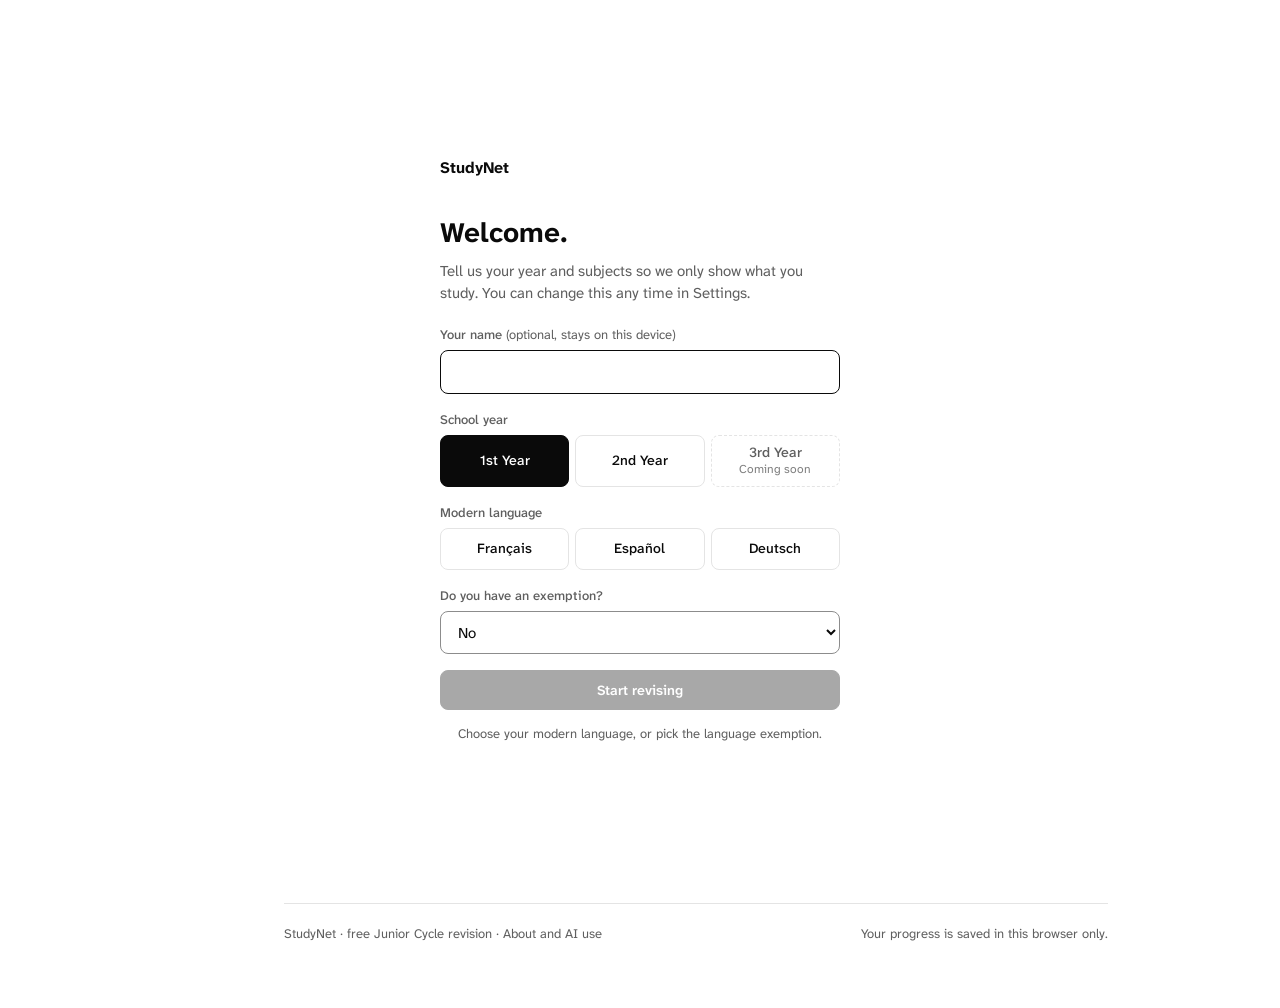
<file: index.html>
<!DOCTYPE html>
<html lang="en">
<head>
<meta charset="UTF-8">
<meta name="viewport" content="width=device-width,initial-scale=1,viewport-fit=cover">
<title>StudyNet</title>
<meta name="description" content="Junior Cycle revision: notes, flashcards, quizzes and practice for each assessment.">
<link rel="manifest" href="manifest.json">
<link rel="icon" type="image/png" sizes="192x192" href="icons/icon-192.png">
<link rel="apple-touch-icon" href="icons/apple-touch-icon.png">
<meta name="theme-color" content="#ffffff">
<meta name="apple-mobile-web-app-capable" content="yes">
<meta name="apple-mobile-web-app-status-bar-style" content="default">
<link rel="preconnect" href="https://fonts.googleapis.com">
<link rel="preconnect" href="https://fonts.gstatic.com" crossorigin>
<link href="https://fonts.googleapis.com/css2?family=Atkinson+Hyperlegible+Next:wght@400..700&display=swap" rel="stylesheet">
<link rel="stylesheet" href="app.css?v=52">
<script src="shared.js?v=52"></script>
<script src="subject.js?v=52"></script>
<script src="maths.js?v=52"></script>
</head>
<body>
<noscript><p style="padding:2rem">StudyNet needs JavaScript to run.</p></noscript>

<main class="main" id="main">
  <div class="page">
    <header class="ph">
      <h1 id="greet">Hello.</h1>
      <p id="greet-sub"></p>
    </header>

    <section id="continue" class="hidden" style="margin-bottom:2.75rem"></section>

    <section class="section">
      <h2 class="h2">Your subjects <small id="subjects-note"></small></h2>
      <div class="rows" id="subjects"></div>
      <p class="muted-line" id="subjects-extra"></p>
    </section>

    <section class="section" id="qq-section">
      <h2 class="h2">Quick quiz <small>8 mixed questions from your subjects</small></h2>
      <div class="quiz">
        <div id="qq-live">
          <div class="quiz-head"><b id="qq-subject"></b><span class="num" id="qq-count"></span></div>
          <div class="progress"><i id="qq-prog" style="width:0%"></i></div>
          <div class="quiz-body"><div class="quiz-q" id="qq-q"></div><div class="opts" id="qq-opts"></div></div>
          <div class="quiz-foot"><span class="quiz-fb" id="qq-fb" role="status"></span><button type="button" class="btn primary hidden" id="qq-next"></button></div>
        </div>
        <div class="result hidden" id="qq-result" role="status"><h3 class="num" id="qq-score"></h3><p id="qq-msg"></p><button type="button" class="btn" id="qq-again"></button></div>
      </div>
    </section>

    <footer class="foot"><span>StudyNet · free Junior Cycle revision · <a class="link" href="about.html">About and AI use</a></span><span>Your progress is saved in this browser only.</span></footer>
  </div>
</main>

<!-- First-run setup -->
<div id="welcome" class="overlay full hidden">
  <div class="dialog" role="dialog" aria-modal="true" aria-labelledby="welcome-h">
    <div class="welcome-brand">StudyNet</div>
    <h1 class="welcome-h" id="welcome-h">Welcome.</h1>
    <p class="lead">Tell us your year and subjects so we only show what you study. You can change this any time in Settings.</p>
    <div id="welcome-fields"></div>
    <button type="button" class="btn primary block" id="welcome-go" disabled>Start revising</button>
    <p class="muted-line" id="welcome-hint" style="text-align:center">Choose your modern language, or pick the language exemption.</p>
  </div>
</div>

<!-- What's new -->
<div id="changelog" class="overlay hidden">
  <div class="dialog" role="dialog" aria-modal="true" aria-labelledby="cl-h" style="max-width:460px">
    <h2 id="cl-h">What’s new</h2>
    <p class="lead">November 2026</p>
    <div class="cl">
      <h3>Just added</h3>
      <ul>
        <li><b>Update when you’re ready.</b> If a new version of StudyNet is available, choose <b>Update</b> to install it and reload the page.</li>
        <li><b>History and Geography exam run-throughs.</b> Type your answer to every question on the revision list and it’s checked; any you miss come back. Geography includes writing out a cirque or esker.</li>
        <li><b>Learn your paragraphs off by heart.</b> In the Français and Gaeilge run-throughs, press <b>Learn it off by heart</b>: read and listen, first letters only, fill the gaps, then write it from memory and see every word you missed.</li>
        <li><b>Gaeilge: exam run-through.</b> In An Scrúdú, check yourself on Spás, gramadach, mé féin and ceistfhocail, then get your two Spás answers ready with instant checks for séimhiú, urú and ag / ar.</li>
        <li><b>English is here</b> for 2nd Year: comprehension (what / how / why, parts of speech, sound images), notes on both Heaney poems, and descriptive writing from a picture prompt.</li>
        <li><b>Français: exam run-through.</b> In L’examen, work through everything on the November test, with a quick check for each part. Then get your paragraphs ready: tick off what your teacher asked for, add a photo of your copy, and check your French.</li>
        <li><b>Clearer maths steps.</b> The worked examples in Skills now say exactly what to multiply and why, step by step.</li>
        <li><b>Fairer marking.</b> Written answers get part marks for each point, and the right answer with a note in brackets now counts.</li>
        <li><b>Build your own practice exam:</b> choose how many questions, how long each one is, which kinds of question, your own time limit, and whether a calculator is allowed.</li>
        <li>A new, realistic <b>calculator</b>, with a screen that shows numbers the way a real one does. On a laptop it sits beside the page so it never covers a question.</li>
        <li><b>Maths</b> is here: practise every algebra skill from class with a new question each time, hints and worked examples, and move up from Learning to Mastered. Type answers any correct way: (x + 2)(x + 3) and (x+3)(x+2) both count.</li>
        <li><b>Practice exams</b> for every subject, laid out like your class tests. Pick your topics and length, sit the paper with or without a timer, then get it back marked like a real test, with your Junior Cycle descriptor.</li>
        <li>Maths papers give <b>method marks</b> for correct working, even if your final answer is wrong.</li>
        <li>Written answers and maths working can be marked by AI against the marking scheme. Otherwise, you tick off the scheme yourself.</li>
        <li>Science: a <b>periodic table</b> with Bohr diagrams for the first 20 elements, and much more on the structure of the atom.</li>
        <li>A <b>calculator</b> on every page: it's in the menu.</li>
        <li>A new <a class="link" href="about.html">About</a> page explains exactly how StudyNet was made and how AI is used.</li>
        <li>Each subject has its own logo and colour, and a new, easier-to-read font.</li>
      </ul>
      <h3>2nd Year</h3>
      <ul>
        <li>2nd Year content for <b>Gaeilge, Français, History, Geography and Science</b>, built around this term’s November assessments.</li>
        <li>In 2nd Year mode you can still switch back to your 1st Year topics on each subject.</li>
        <li>New <b>Notes</b> pages for each topic, plus timelines in History.</li>
      </ul>
      <h3>Easier to use</h3>
      <ul>
        <li>Jump straight to any of your subjects from the side menu (or the menu button on your phone).</li>
        <li>The home page takes you back to exactly where you left off.</li>
        <li>Open Settings from any page.</li>
        <li>Practice has a <b>Check answers</b> button and shows the right answer if you get one wrong.</li>
      </ul>
    </div>
    <div class="dialog-actions"><button type="button" class="btn primary" id="cl-ok">Got it</button></div>
  </div>
</div>

<script src="data/irish.js?v=52"></script>
<script src="data/french.js?v=52"></script>
<script src="data/history.js?v=52"></script>
<script src="data/geography.js?v=52"></script>
<script src="data/science.js?v=52"></script>
<script src="data/maths.js?v=52"></script>
<script src="data/english.js?v=52"></script>
<script>if (SN.secretUnlocked()) document.write('<script src="data/business.js?v=52"><\/script>'); // secret subject: only fetched once unlocked</script>
<script>
(function () {
  'use strict';
  var $ = function (id) { return document.getElementById(id); };
  var esc = SN.escHtml, ic = SN.ic;
  var profile = SN.getProfile();
  var SETUP_VER = '1';
  var CHANGELOG_VER = '2026-11-12-v2';

  SN.mountShell('home');

  /* ── Greeting ───────────────────────────────────────────── */
  function greet() {
    var h = new Date().getHours(), part = h < 12 ? 'morning' : h < 17 ? 'afternoon' : 'evening';
    $('greet').textContent = 'Good ' + part + (profile.name ? ', ' + profile.name : '') + '.';
    var bits = [SN.YEAR_NAMES[profile.yearMode]];
    if (profile.exempt !== 'language') bits.push(SN.LANG_NAMES[profile.lang || 'fr']);
    var s = SN.getStreak();
    bits.push(s.count ? s.count + '-day streak' : (s.studiedToday ? 'Studied today' : 'Answer a question to start a streak'));
    $('greet-sub').textContent = bits.join(' · ');
  }

  /* ── Continue where you left off ────────────────────────── */
  var MODE_LABEL = { notes: 'Notes', flashcards: 'Flashcards', quiz: 'Quiz', match: 'Match', timeline: 'Timeline', practice: 'Practice' };
  function renderContinue(my) {
    var last = SN.readJSON('sn_last', null), box = $('continue');
    var s = last && my.open.filter(function (x) { return x.id === last.subject; })[0];
    if (!s || SN.yearsFor(s, profile).indexOf(last.year) < 0) { box.classList.add('hidden'); return; }
    var href = s.href + '?y=' + last.year + '#t=' + encodeURIComponent(last.topic) + '&m=' + encodeURIComponent(last.mode);
    box.innerHTML = '<a class="row featured" href="' + href + '">' +
      SN.logo(s, 'md') +
      '<span class="row-body"><span class="row-title">Continue where you left off</span>' +
      '<span class="row-desc">' + esc(s.name) + ' · ' + esc(last.topicLabel || '') + ' · ' + (MODE_LABEL[last.mode] || '') + '</span></span>' +
      ic('chevron-right', 'icon row-chev') + '</a>';
    box.classList.remove('hidden');
  }

  /* ── Subjects ───────────────────────────────────────────── */
  function renderSubjects(my) {
    $('subjects-note').textContent = SN.YEAR_NAMES[profile.yearMode] + (profile.yearMode === '2' ? ' (1st Year topics included)' : '');
    $('subjects').innerHTML = my.open.map(function (s) {
      var y = SN.defaultYear(s, profile), data = window.SN_DATA[s.id], Y = data && data.years[y];
      var sc = SN.subjectScore(s, profile);
      var desc = Y ? (Y.topics || []).filter(function (t) { return !t.info; }).map(function (t) { return t.label; }).join(' · ') : '';
      if (sc && !sc.c) sc = null; // opened but nothing correct yet
      var unit = sc && sc.u ? sc.u : 'correct', unitLong = sc && sc.u ? sc.u : 'practice answers correct';
      var end = sc && sc.t
        ? '<span class="row-score"><b class="num">' + sc.c + '</b> / <span class="num">' + sc.t + '</span> ' + esc(unit) + '</span><span class="bar" aria-hidden="true"><i style="width:' + Math.round(sc.c / sc.t * 100) + '%"></i></span>'
        : '<span class="row-score">No practice yet</span>';
      return '<a class="row" href="' + s.href + '" data-sc="' + s.id + '">' +
        SN.logo(s, 'md') +
        '<span class="row-body"><span class="row-title">' + esc(s.name) + '</span><span class="row-desc">' + esc(desc) + '</span>' +
        '<span class="row-meta">' + (sc && sc.t ? '<b class="num">' + sc.c + '</b> / <span class="num">' + sc.t + '</span> ' + esc(unitLong) : 'No practice yet') + '</span></span>' +
        '<span class="row-end" aria-label="' + (sc && sc.t ? sc.c + ' of ' + sc.t + ' ' + unitLong : 'No practice answers yet') + '">' + end + '</span>' +
        ic('chevron-right', 'icon row-chev') + '</a>';
    }).join('');
    var extra = [];
    if (my.soon.length) extra.push('Coming soon: ' + my.soon.map(function (s) { return '<b>' + esc(s.name) + '</b>'; }).join(', ') + '.');
    my.hidden.forEach(function (h) {
      extra.push('<b>' + esc(h.s.name) + '</b> is hidden because of your ' + (h.why === 'irish' ? 'Irish' : 'modern language') + ' exemption. ' +
        '<a class="link" href="' + h.s.href + '">Open it anyway</a> or <button type="button" class="link" data-sn="settings" style="color:var(--fg)">change Settings</button>.');
    });
    $('subjects-extra').innerHTML = extra.join(' ');
    $('subjects-extra').classList.toggle('hidden', !extra.length);
  }

  /* ── Quick quiz (built from the same data as the subject pages) ── */
  var qq = [], qi = 0, qs = 0;
  function qqStart() {
    var my = SN.mySubjects(profile), pool = [];
    my.open.forEach(function (s) {
      var data = window.SN_DATA[s.id], Y = data && data.years[SN.defaultYear(s, profile)];
      if (!Y || !Y.quizzes) return;
      Object.keys(Y.quizzes).forEach(function (k) {
        var set = Y.quizzes[k];
        set.questions.forEach(function (q) { pool.push({ s: s, set: set, q: q }); });
      });
    });
    // Spread the 8 questions across subjects rather than letting one dominate.
    var bySubj = {};
    SN.shuffle(pool).forEach(function (x) { (bySubj[x.s.id] = bySubj[x.s.id] || []).push(x); });
    var ids = Object.keys(bySubj); qq = [];
    for (var r = 0; qq.length < 8 && ids.length; r++) {
      ids = ids.filter(function (id) { return bySubj[id].length; });
      ids.forEach(function (id) { if (qq.length < 8 && bySubj[id].length) qq.push(bySubj[id].shift()); });
    }
    qq = SN.shuffle(qq); qi = 0; qs = 0;
    $('qq-section').classList.toggle('hidden', !qq.length);
    $('qq-live').classList.remove('hidden'); $('qq-result').classList.add('hidden');
    if (qq.length) qqRender();
  }
  function qqRender() {
    var item = qq[qi];
    $('qq-subject').textContent = item.s.name + ' · ' + item.set.label;
    $('qq-count').textContent = (qi + 1) + ' / ' + qq.length;
    $('qq-prog').style.width = Math.round(qi / qq.length * 100) + '%';
    $('qq-q').innerHTML = SubjectApp.questionHtml(item.q);
    $('qq-fb').textContent = ''; $('qq-fb').className = 'quiz-fb';
    $('qq-next').classList.add('hidden');
    var grid = $('qq-opts'); grid.innerHTML = '';
    SubjectApp.quizOptions(item.set, item.q).forEach(function (o) {
      var b = document.createElement('button');
      b.type = 'button'; b.className = 'opt'; b.textContent = o;
      b.addEventListener('click', function () {
        SN.markStudied();
        grid.querySelectorAll('.opt').forEach(function (x) { x.disabled = true; });
        if (SubjectApp.check(o, item.q.ans)) { b.classList.add('correct'); qs++; $('qq-fb').textContent = 'Correct!'; }
        else {
          b.classList.add('wrong');
          grid.querySelectorAll('.opt').forEach(function (x) { if (SubjectApp.check(x.textContent, item.q.ans)) x.classList.add('correct'); });
          $('qq-fb').textContent = 'Answer: ' + item.q.ans[0]; $('qq-fb').className = 'quiz-fb bad';
        }
        var nx = $('qq-next');
        nx.innerHTML = qi < qq.length - 1 ? 'Next ' + ic('arrow-right') : 'See results';
        nx.classList.remove('hidden'); nx.focus();
      });
      grid.appendChild(b);
    });
  }
  $('qq-next').addEventListener('click', function () {
    qi++;
    if (qi < qq.length) { qqRender(); var f = document.querySelector('#qq-opts .opt'); if (f) f.focus(); return; }
    $('qq-live').classList.add('hidden'); $('qq-result').classList.remove('hidden');
    $('qq-score').textContent = qs + ' / ' + qq.length;
    var pct = qs / qq.length;
    $('qq-msg').textContent = pct === 1 ? 'Perfect!' : pct >= .75 ? 'Great work.' : pct >= .5 ? 'Good effort. Keep practising.' : 'Have a look at the notes for those topics, then try again.';
    $('qq-again').innerHTML = ic('reset') + ' New questions';
    $('qq-again').focus();
  });
  $('qq-again').addEventListener('click', function () { qqStart(); var f = document.querySelector('#qq-opts .opt'); if (f) f.focus(); });

  /* ── First run ──────────────────────────────────────────── */
  var welcome = $('welcome');
  function welcomeValid() {
    var lang = welcome.querySelector('[data-group="lang"] [aria-pressed="true"]');
    var ex = $('ob-exempt').value;
    var ok = !!lang || ex === 'language';
    $('welcome-go').disabled = !ok;
    $('welcome-hint').classList.toggle('hidden', ok);
  }
  function checkWelcome() {
    if (profile.setupVer === SETUP_VER) return false;
    $('welcome-fields').innerHTML = SN.profileFields(profile, 'ob');
    SN.wireProfileFields(welcome);
    welcome.addEventListener('change', welcomeValid);
    welcomeValid();
    SN.openDialog(welcome, { initialFocus: '#ob-name' });
    return true;
  }
  $('welcome-go').addEventListener('click', function () {
    SN.readProfileFields(welcome, profile, 'ob');
    profile.setupVer = SETUP_VER;
    SN.saveProfile(profile);
    try { localStorage.setItem('sn_changelog_seen', CHANGELOG_VER); } catch (e) {}
    location.reload();
  });

  /* ── What's new ─────────────────────────────────────────── */
  function checkChangelog() {
    var seen = null; try { seen = localStorage.getItem('sn_changelog_seen'); } catch (e) {}
    if (seen === CHANGELOG_VER) return;
    var cl = $('changelog');
    var close = function () { try { localStorage.setItem('sn_changelog_seen', CHANGELOG_VER); } catch (e) {} SN.closeDialog(cl); };
    $('cl-ok').onclick = close;
    cl.onclick = function (e) { if (e.target === cl) close(); };
    SN.openDialog(cl, { onEscape: close, initialFocus: '#cl-ok' });
  }

  /* ── Render ─────────────────────────────────────────────── */
  function render() {
    var my = SN.mySubjects(profile);
    greet(); renderContinue(my); renderSubjects(my);
  }
  render();
  qqStart();
  if (!checkWelcome()) checkChangelog();
  // Refresh progress when coming back from a subject page.
  window.addEventListener('pageshow', function (e) { if (e.persisted) location.reload(); });
  document.addEventListener('sn:streak', greet);
})();
</script>
</body>
</html>
</file>
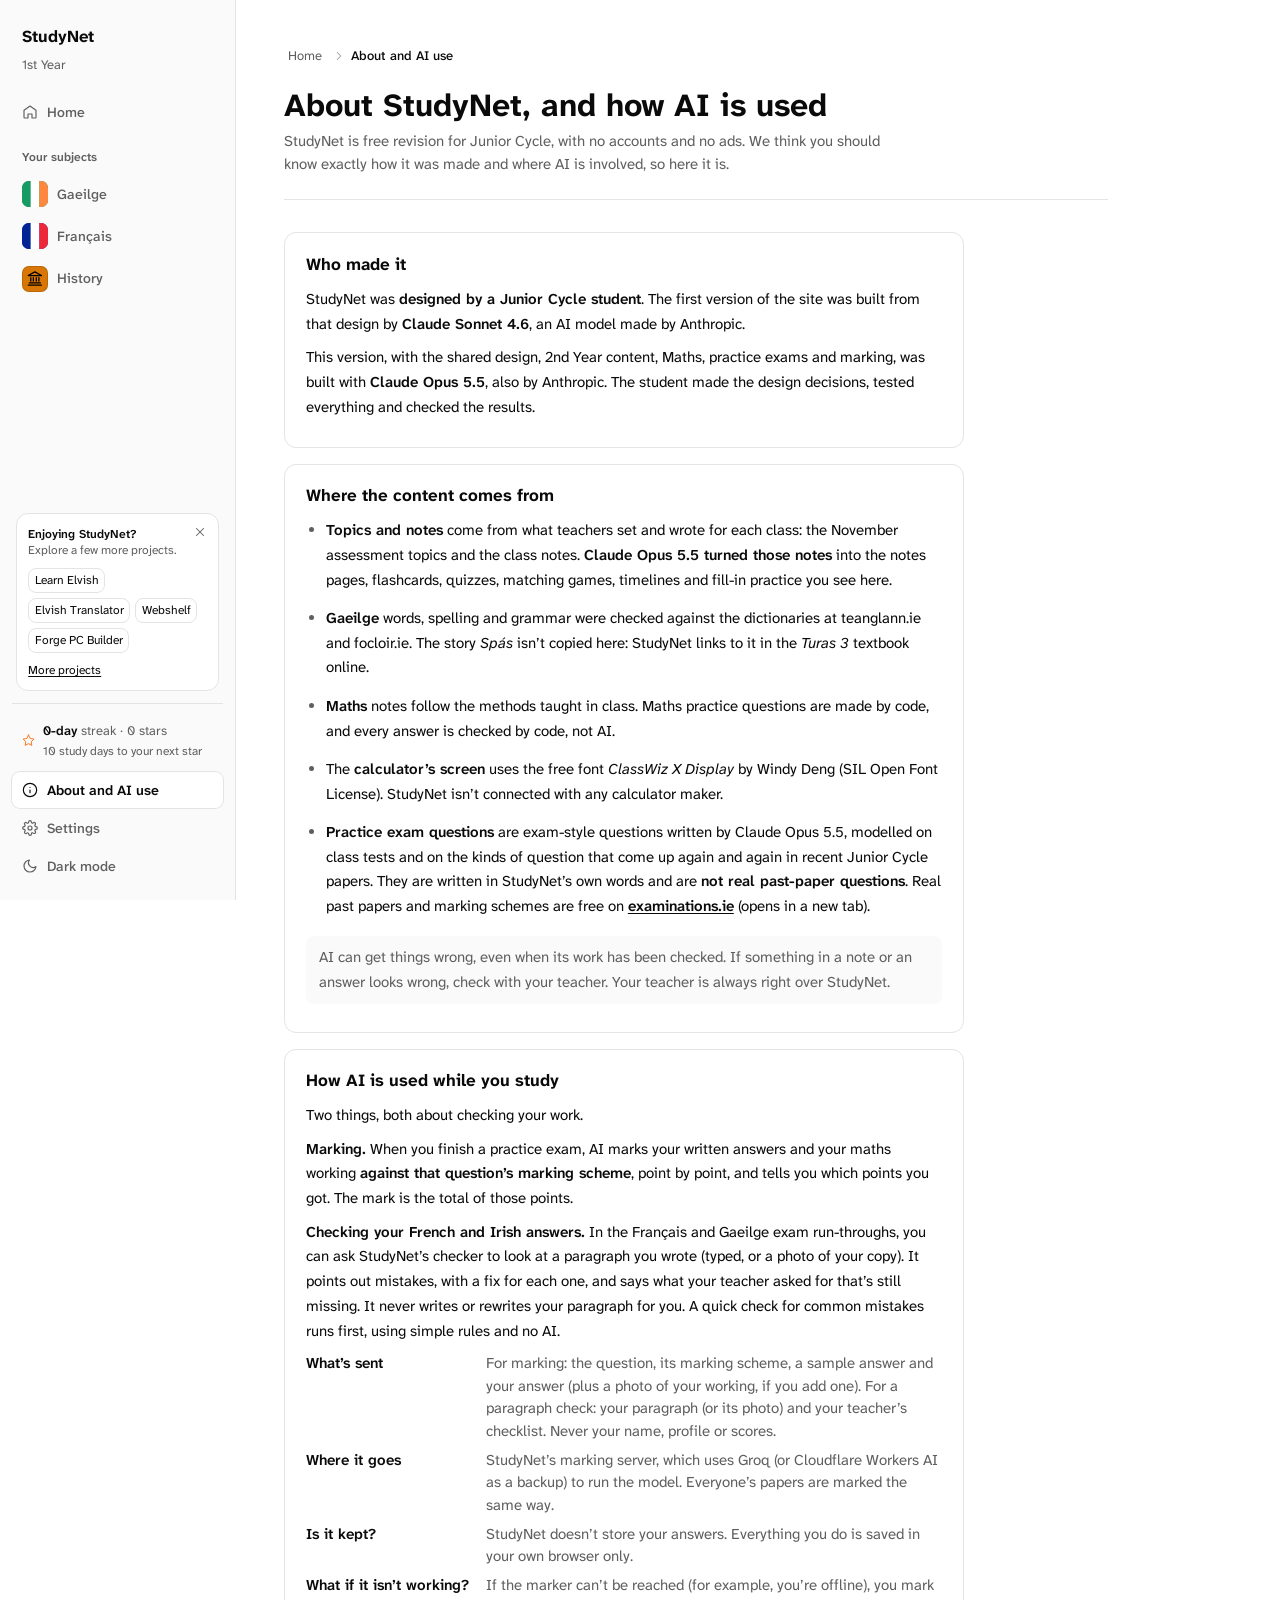
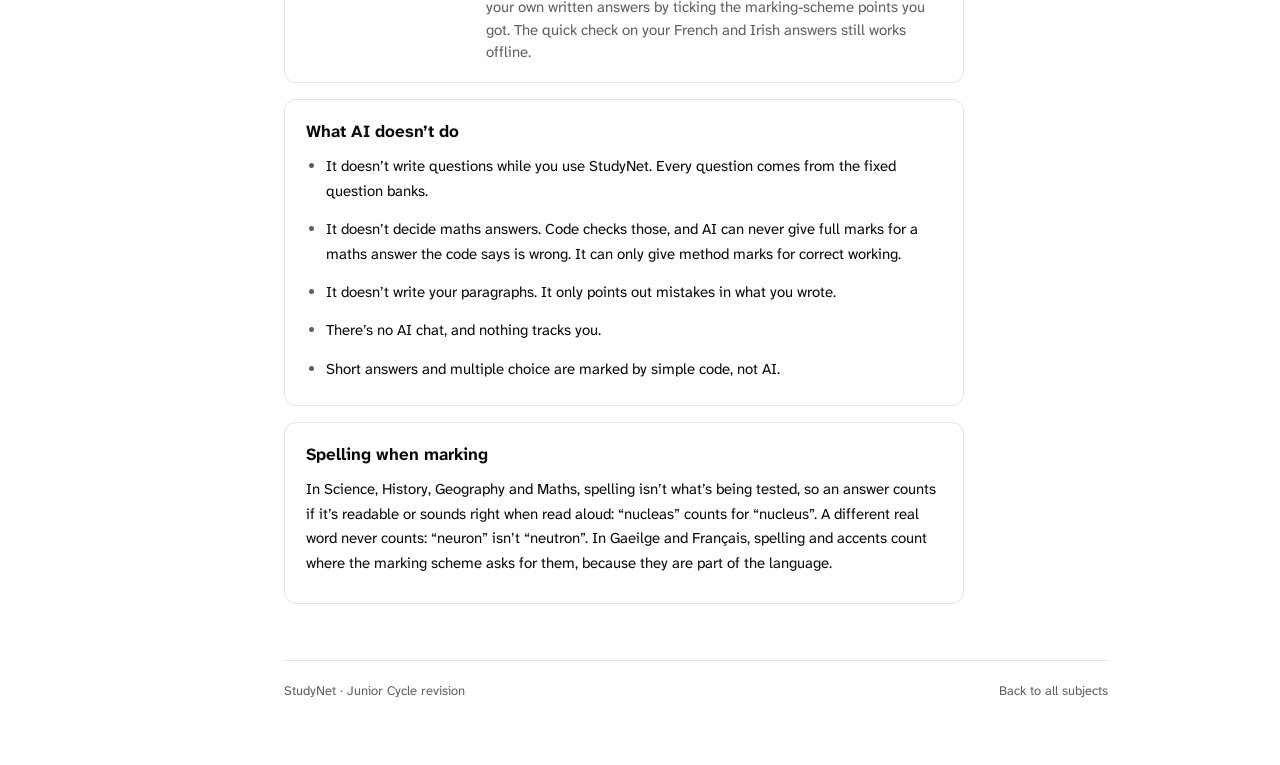
<file: about.html>
<!DOCTYPE html>
<html lang="en">
<head>
<meta charset="UTF-8">
<meta name="viewport" content="width=device-width,initial-scale=1,viewport-fit=cover">
<title>About and AI use · StudyNet</title>
<meta name="description" content="Who made StudyNet, where its content comes from, and exactly how AI was and is used.">
<link rel="manifest" href="manifest.json">
<link rel="icon" type="image/png" sizes="192x192" href="icons/icon-192.png">
<link rel="apple-touch-icon" href="icons/apple-touch-icon.png">
<meta name="theme-color" content="#ffffff">
<meta name="apple-mobile-web-app-capable" content="yes">
<meta name="apple-mobile-web-app-status-bar-style" content="default">
<link rel="preconnect" href="https://fonts.googleapis.com">
<link rel="preconnect" href="https://fonts.gstatic.com" crossorigin>
<link href="https://fonts.googleapis.com/css2?family=Atkinson+Hyperlegible+Next:wght@400..700&display=swap" rel="stylesheet">
<link rel="stylesheet" href="app.css?v=52">
<script src="shared.js?v=52"></script>
</head>
<body>
<noscript><p style="padding:2rem">StudyNet needs JavaScript to run.</p></noscript>
<main class="main" id="main"><div class="page">
  <nav class="crumbs" aria-label="Breadcrumb"><a href="index.html">Home</a><svg class="icon sep" aria-hidden="true"><use href="#i-chevron-right"/></svg><span aria-current="page">About and AI use</span></nav>
  <header class="ph"><h1>About StudyNet, and how AI is used</h1>
    <p>StudyNet is free revision for Junior Cycle, with no accounts and no ads. We think you should know exactly how it was made and where AI is involved, so here it is.</p></header>

  <div class="notes about">
    <section class="note"><h2>Who made it</h2>
      <p>StudyNet was <b>designed by a Junior Cycle student</b>. The first version of the site was built from that design by <b>Claude Sonnet 4.6</b>, an AI model made by Anthropic.</p>
      <p>This version, with the shared design, 2nd Year content, Maths, practice exams and marking, was built with <b>Claude Opus 5.5</b>, also by Anthropic. The student made the design decisions, tested everything and checked the results.</p>
    </section>

    <section class="note"><h2>Where the content comes from</h2>
      <ul>
        <li><b>Topics and notes</b> come from what teachers set and wrote for each class: the November assessment topics and the class notes. <b>Claude Opus 5.5 turned those notes</b> into the notes pages, flashcards, quizzes, matching games, timelines and fill-in practice you see here.</li>
        <li><b>Gaeilge</b> words, spelling and grammar were checked against the dictionaries at teanglann.ie and focloir.ie. The story <i>Spás</i> isn’t copied here: StudyNet links to it in the <i>Turas 3</i> textbook online.</li>
        <li><b>Maths</b> notes follow the methods taught in class. Maths practice questions are made by code, and every answer is checked by code, not AI.</li>
        <li>The <b>calculator’s screen</b> uses the free font <i>ClassWiz X Display</i> by Windy Deng (SIL Open Font License). StudyNet isn’t connected with any calculator maker.</li>
        <li><b>Practice exam questions</b> are exam-style questions written by Claude Opus 5.5, modelled on class tests and on the kinds of question that come up again and again in recent Junior Cycle papers. They are written in StudyNet’s own words and are <b>not real past-paper questions</b>. Real past papers and marking schemes are free on <a href="https://www.examinations.ie/exammaterialarchive/" target="_blank" rel="noopener">examinations.ie</a> (opens in a new tab).</li>
      </ul>
      <p class="tip">AI can get things wrong, even when its work has been checked. If something in a note or an answer looks wrong, check with your teacher. Your teacher is always right over StudyNet.</p>
    </section>

    <section class="note"><h2>How AI is used while you study</h2>
      <p>Two things, both about checking your work.</p>
      <p><b>Marking.</b> When you finish a practice exam, AI marks your written answers and your maths working <b>against that question’s marking scheme</b>, point by point, and tells you which points you got. The mark is the total of those points.</p>
      <p><b>Checking your French and Irish answers.</b> In the Français and Gaeilge exam run-throughs, you can ask StudyNet’s checker to look at a paragraph you wrote (typed, or a photo of your copy). It points out mistakes, with a fix for each one, and says what your teacher asked for that’s still missing. It never writes or rewrites your paragraph for you. A quick check for common mistakes runs first, using simple rules and no AI.</p>
      <dl class="kv">
        <dt>What’s sent</dt><dd>For marking: the question, its marking scheme, a sample answer and your answer (plus a photo of your working, if you add one). For a paragraph check: your paragraph (or its photo) and your teacher’s checklist. Never your name, profile or scores.</dd>
        <dt>Where it goes</dt><dd>StudyNet’s marking server, which uses Groq (or Cloudflare Workers AI as a backup) to run the model. Everyone’s papers are marked the same way.</dd>
        <dt>Is it kept?</dt><dd>StudyNet doesn’t store your answers. Everything you do is saved in your own browser only.</dd>
        <dt>What if it isn’t working?</dt><dd>If the marker can’t be reached (for example, you’re offline), you mark your own written answers by ticking the marking-scheme points you got. The quick check on your French and Irish answers still works offline.</dd>
      </dl>
    </section>

    <section class="note"><h2>What AI doesn’t do</h2>
      <ul>
        <li>It doesn’t write questions while you use StudyNet. Every question comes from the fixed question banks.</li>
        <li>It doesn’t decide maths answers. Code checks those, and AI can never give full marks for a maths answer the code says is wrong. It can only give method marks for correct working.</li>
        <li>It doesn’t write your paragraphs. It only points out mistakes in what you wrote.</li>
        <li>There’s no AI chat, and nothing tracks you.</li>
        <li>Short answers and multiple choice are marked by simple code, not AI.</li>
      </ul>
    </section>

    <section class="note"><h2>Spelling when marking</h2>
      <p>In Science, History, Geography and Maths, spelling isn’t what’s being tested, so an answer counts if it’s readable or sounds right when read aloud: “nucleas” counts for “nucleus”. A different real word never counts: “neuron” isn’t “neutron”. In Gaeilge and Français, spelling and accents count where the marking scheme asks for them, because they are part of the language.</p>
    </section>
  </div>

  <footer class="foot"><span>StudyNet · Junior Cycle revision</span><a href="index.html">Back to all subjects</a></footer>
</div></main>
<script>
  SN.mountShell('about');
</script>
</body>
</html>
</file>
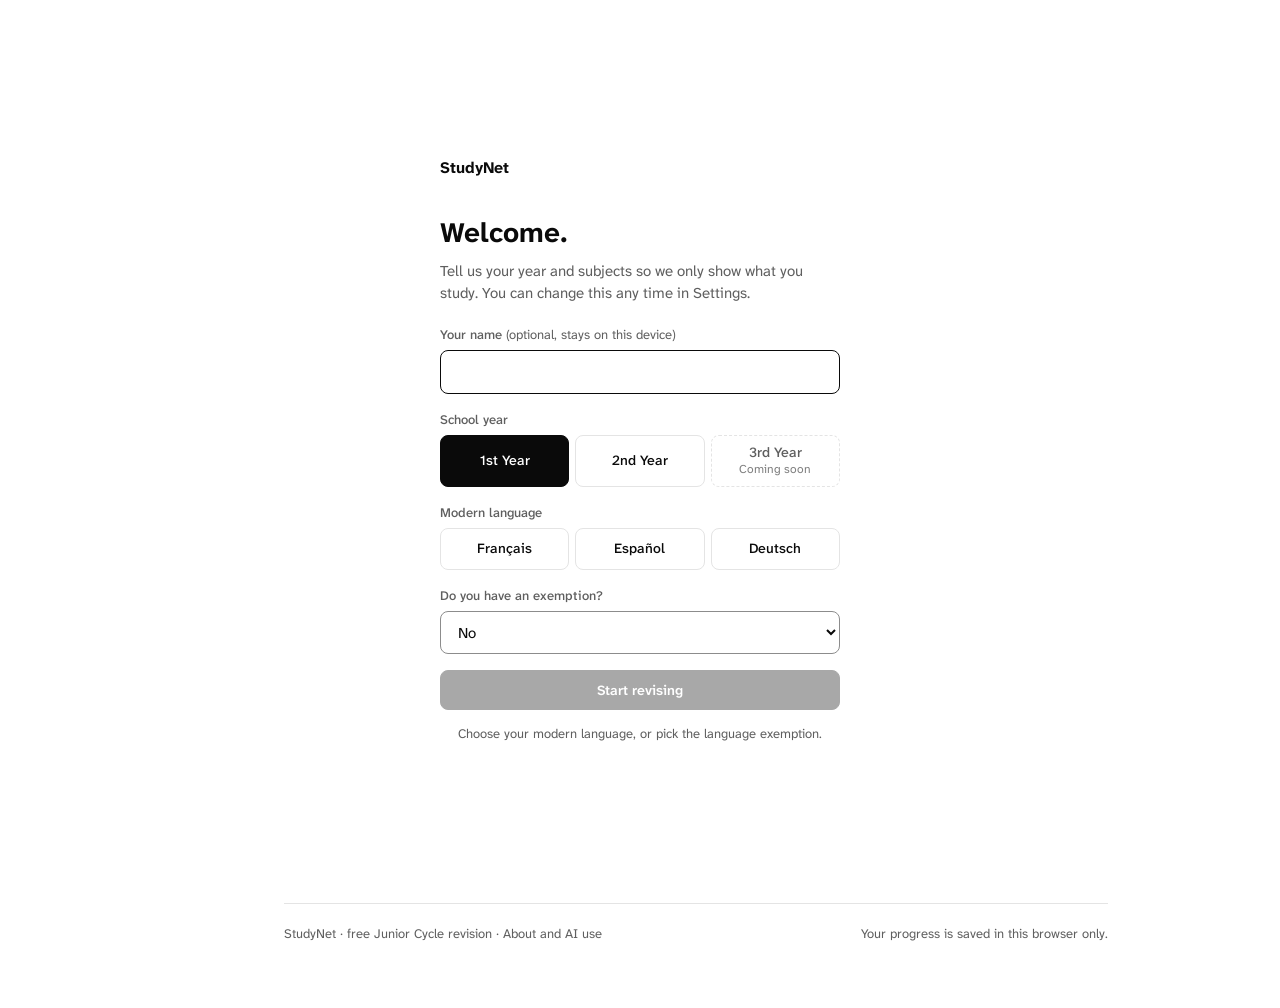
<file: business.html>
<!DOCTYPE html>
<html lang="en">
<head>
<meta charset="UTF-8">
<meta name="viewport" content="width=device-width,initial-scale=1,viewport-fit=cover">
<title>Business · StudyNet</title>
<meta name="description" content="Business Studies revision activities for Junior Cycle: notes, flashcards, quizzes, matching and practice.">
<link rel="manifest" href="manifest.json">
<link rel="icon" type="image/png" sizes="192x192" href="icons/icon-192.png">
<link rel="apple-touch-icon" href="icons/apple-touch-icon.png">
<meta name="theme-color" content="#ffffff">
<meta name="apple-mobile-web-app-capable" content="yes">
<meta name="apple-mobile-web-app-status-bar-style" content="default">
<link rel="preconnect" href="https://fonts.googleapis.com">
<link rel="preconnect" href="https://fonts.gstatic.com" crossorigin>
<link href="https://fonts.googleapis.com/css2?family=Atkinson+Hyperlegible+Next:wght@400..700&display=swap" rel="stylesheet">
<link rel="stylesheet" href="app.css?v=52">
<script src="shared.js?v=52"></script>
<script src="subject.js?v=52"></script>
<script src="ai-core.js?v=52"></script>
<script src="ai.js?v=52"></script>
<script src="exam.js?v=52"></script>
</head>
<body>
<noscript><p style="padding:2rem">StudyNet needs JavaScript to run.</p></noscript>
<script>if (!SN.secretUnlocked()) location.replace('index.html'); // a secret subject: needs the cheat code in your name</script>
<script src="data/business.js?v=52"></script>
<script>if (SN.secretUnlocked()) SubjectApp.start(SN_DATA.business);</script>
</body>
</html>
</file>
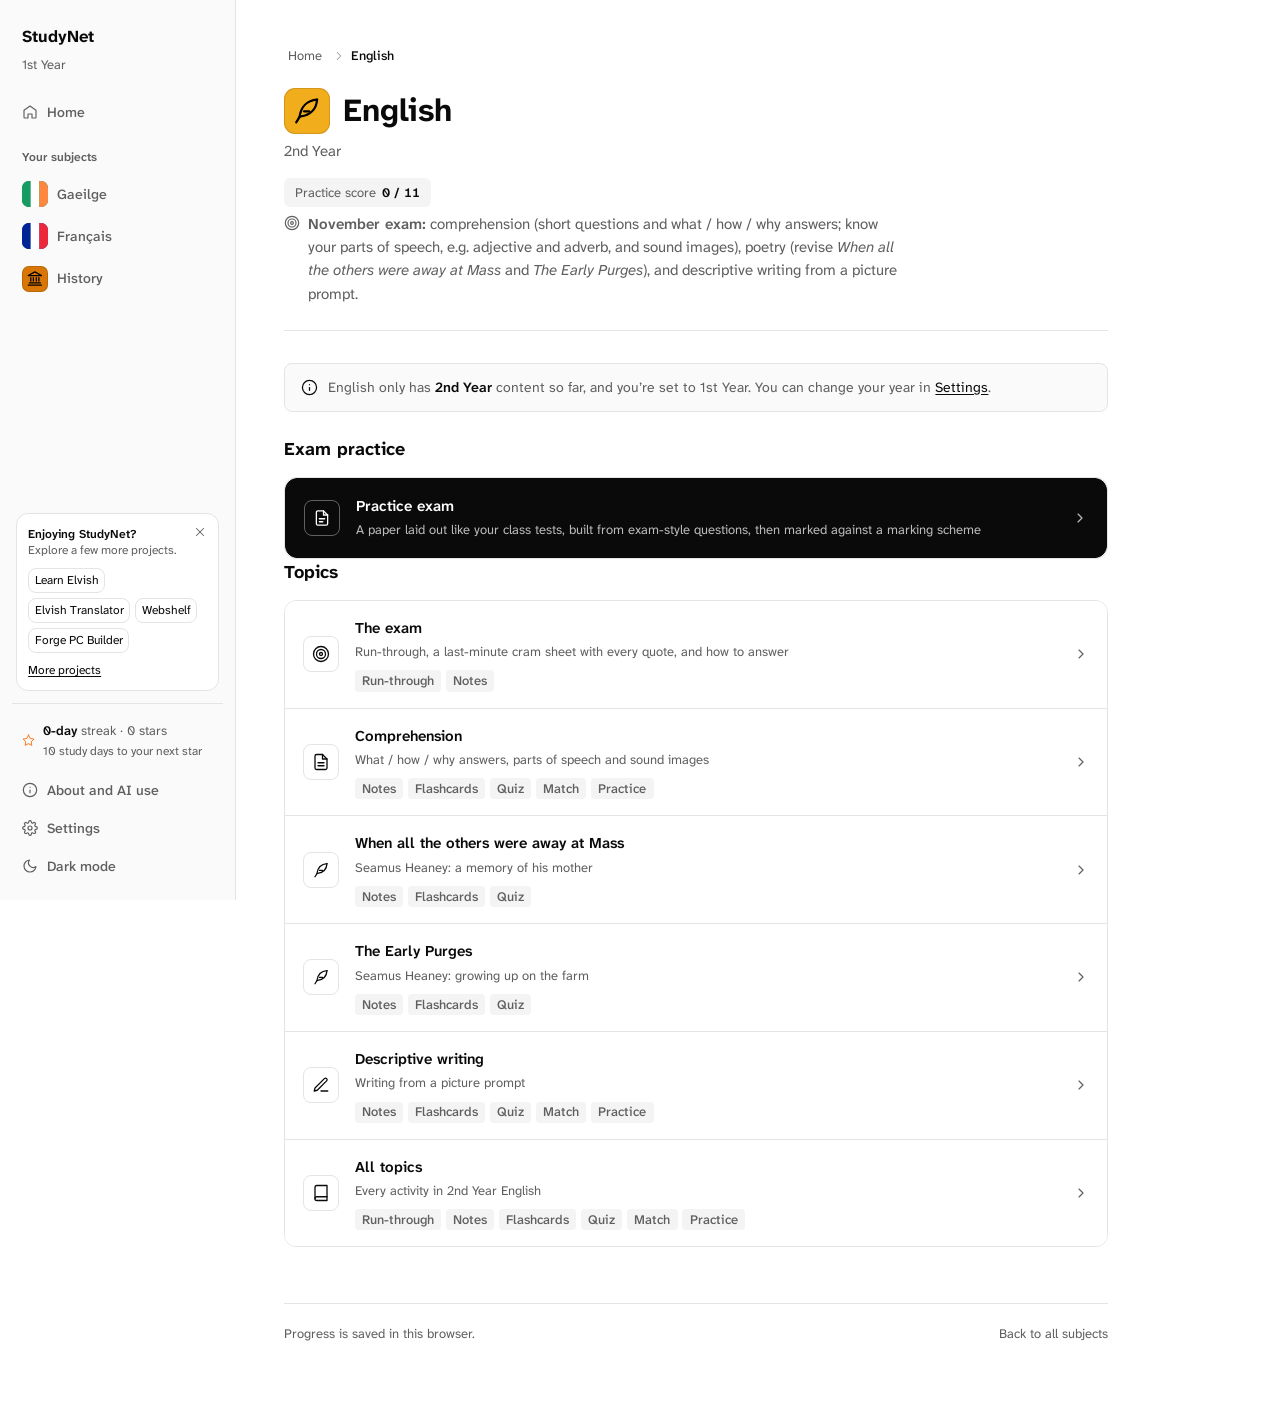
<file: english.html>
<!DOCTYPE html>
<html lang="en">
<head>
<meta charset="UTF-8">
<meta name="viewport" content="width=device-width,initial-scale=1,viewport-fit=cover">
<title>English · StudyNet</title>
<meta name="description" content="English revision activities for Junior Cycle: notes, flashcards, quizzes, matching and practice.">
<link rel="manifest" href="manifest.json">
<link rel="icon" type="image/png" sizes="192x192" href="icons/icon-192.png">
<link rel="apple-touch-icon" href="icons/apple-touch-icon.png">
<meta name="theme-color" content="#ffffff">
<meta name="apple-mobile-web-app-capable" content="yes">
<meta name="apple-mobile-web-app-status-bar-style" content="default">
<link rel="preconnect" href="https://fonts.googleapis.com">
<link rel="preconnect" href="https://fonts.gstatic.com" crossorigin>
<link href="https://fonts.googleapis.com/css2?family=Atkinson+Hyperlegible+Next:wght@400..700&display=swap" rel="stylesheet">
<link rel="stylesheet" href="app.css?v=52">
<script src="shared.js?v=52"></script>
<script src="subject.js?v=52"></script>
<script src="ai-core.js?v=52"></script>
<script src="ai.js?v=52"></script>
<script src="exam.js?v=52"></script>
<script src="course.js?v=52"></script>
</head>
<body>
<noscript><p style="padding:2rem">StudyNet needs JavaScript to run.</p></noscript>
<script src="data/english.js?v=52"></script>
<script>SubjectApp.start(SN_DATA.english);</script>
</body>
</html>
</file>
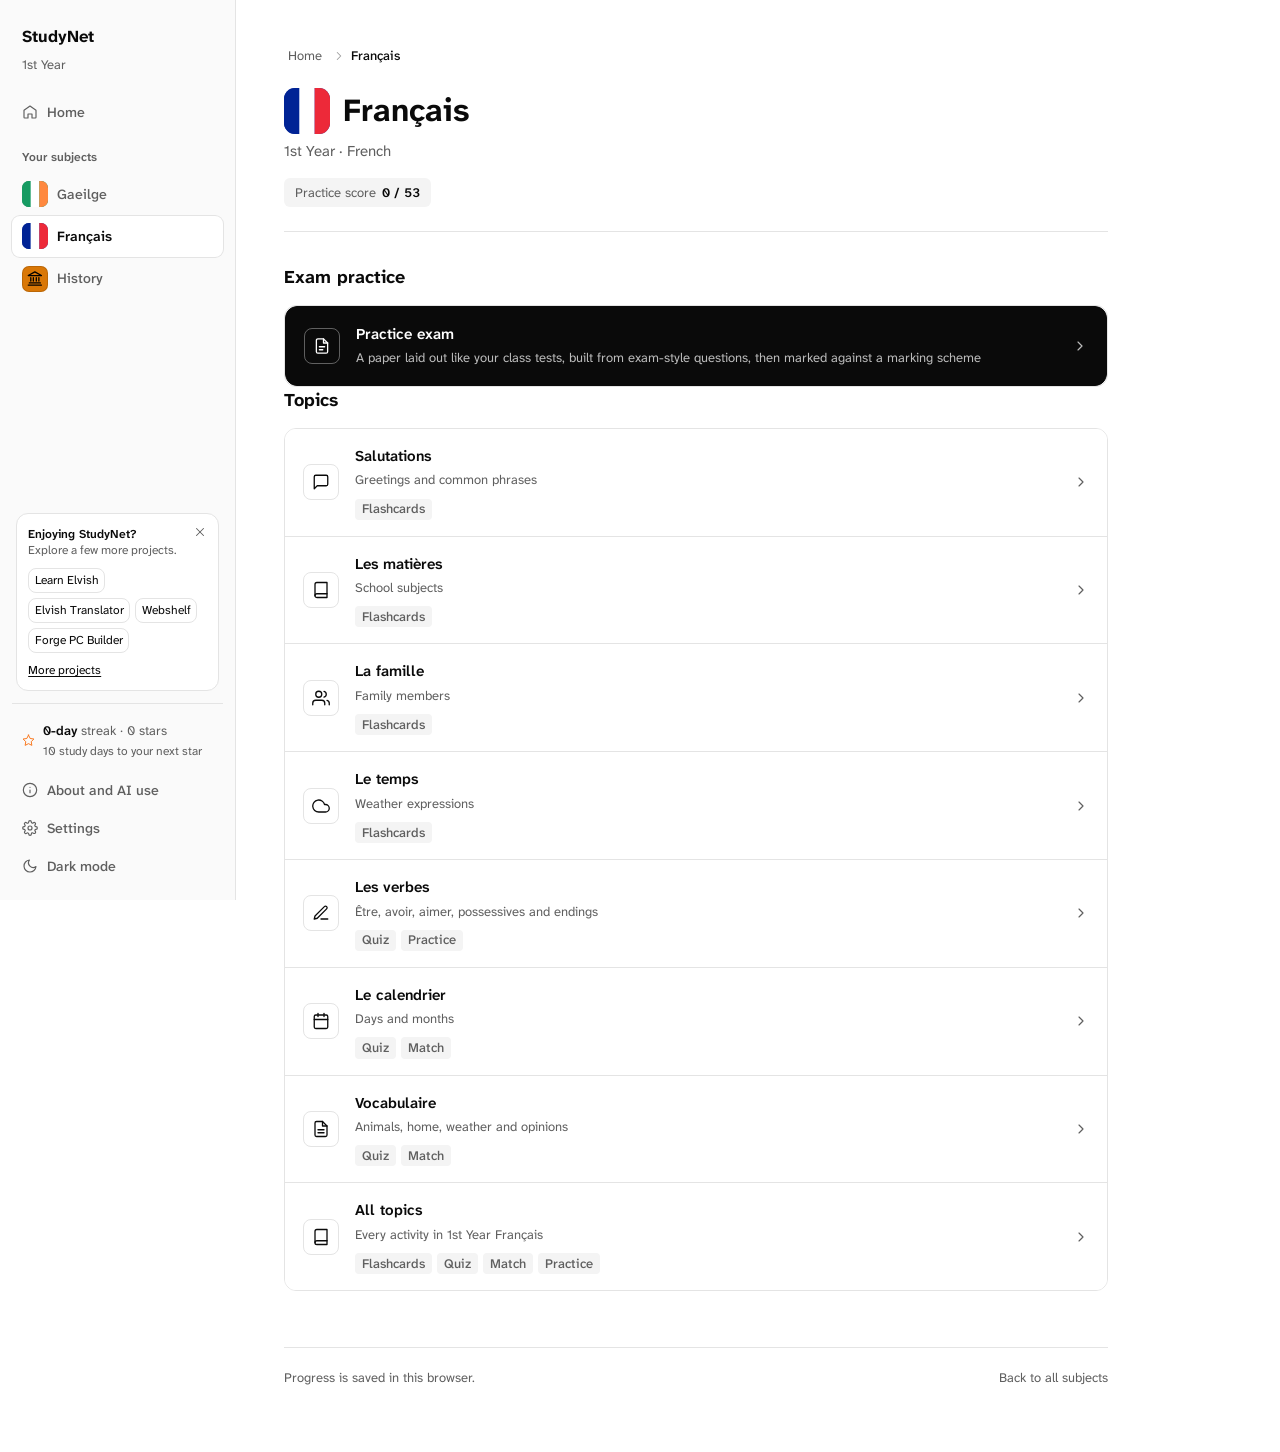
<file: french.html>
<!DOCTYPE html>
<html lang="en">
<head>
<meta charset="UTF-8">
<meta name="viewport" content="width=device-width,initial-scale=1,viewport-fit=cover">
<title>Français · StudyNet</title>
<meta name="description" content="Français revision activities for Junior Cycle: notes, flashcards, quizzes, matching and practice.">
<link rel="manifest" href="manifest.json">
<link rel="icon" type="image/png" sizes="192x192" href="icons/icon-192.png">
<link rel="apple-touch-icon" href="icons/apple-touch-icon.png">
<meta name="theme-color" content="#ffffff">
<meta name="apple-mobile-web-app-capable" content="yes">
<meta name="apple-mobile-web-app-status-bar-style" content="default">
<link rel="preconnect" href="https://fonts.googleapis.com">
<link rel="preconnect" href="https://fonts.gstatic.com" crossorigin>
<link href="https://fonts.googleapis.com/css2?family=Atkinson+Hyperlegible+Next:wght@400..700&display=swap" rel="stylesheet">
<link rel="stylesheet" href="app.css?v=52">
<script src="shared.js?v=52"></script>
<script src="subject.js?v=52"></script>
<script src="ai-core.js?v=52"></script>
<script src="ai.js?v=52"></script>
<script src="exam.js?v=52"></script>
<script src="course.js?v=52"></script>
</head>
<body>
<noscript><p style="padding:2rem">StudyNet needs JavaScript to run.</p></noscript>
<script src="data/french.js?v=52"></script>
<script>SubjectApp.start(SN_DATA.french);</script>
</body>
</html>
</file>
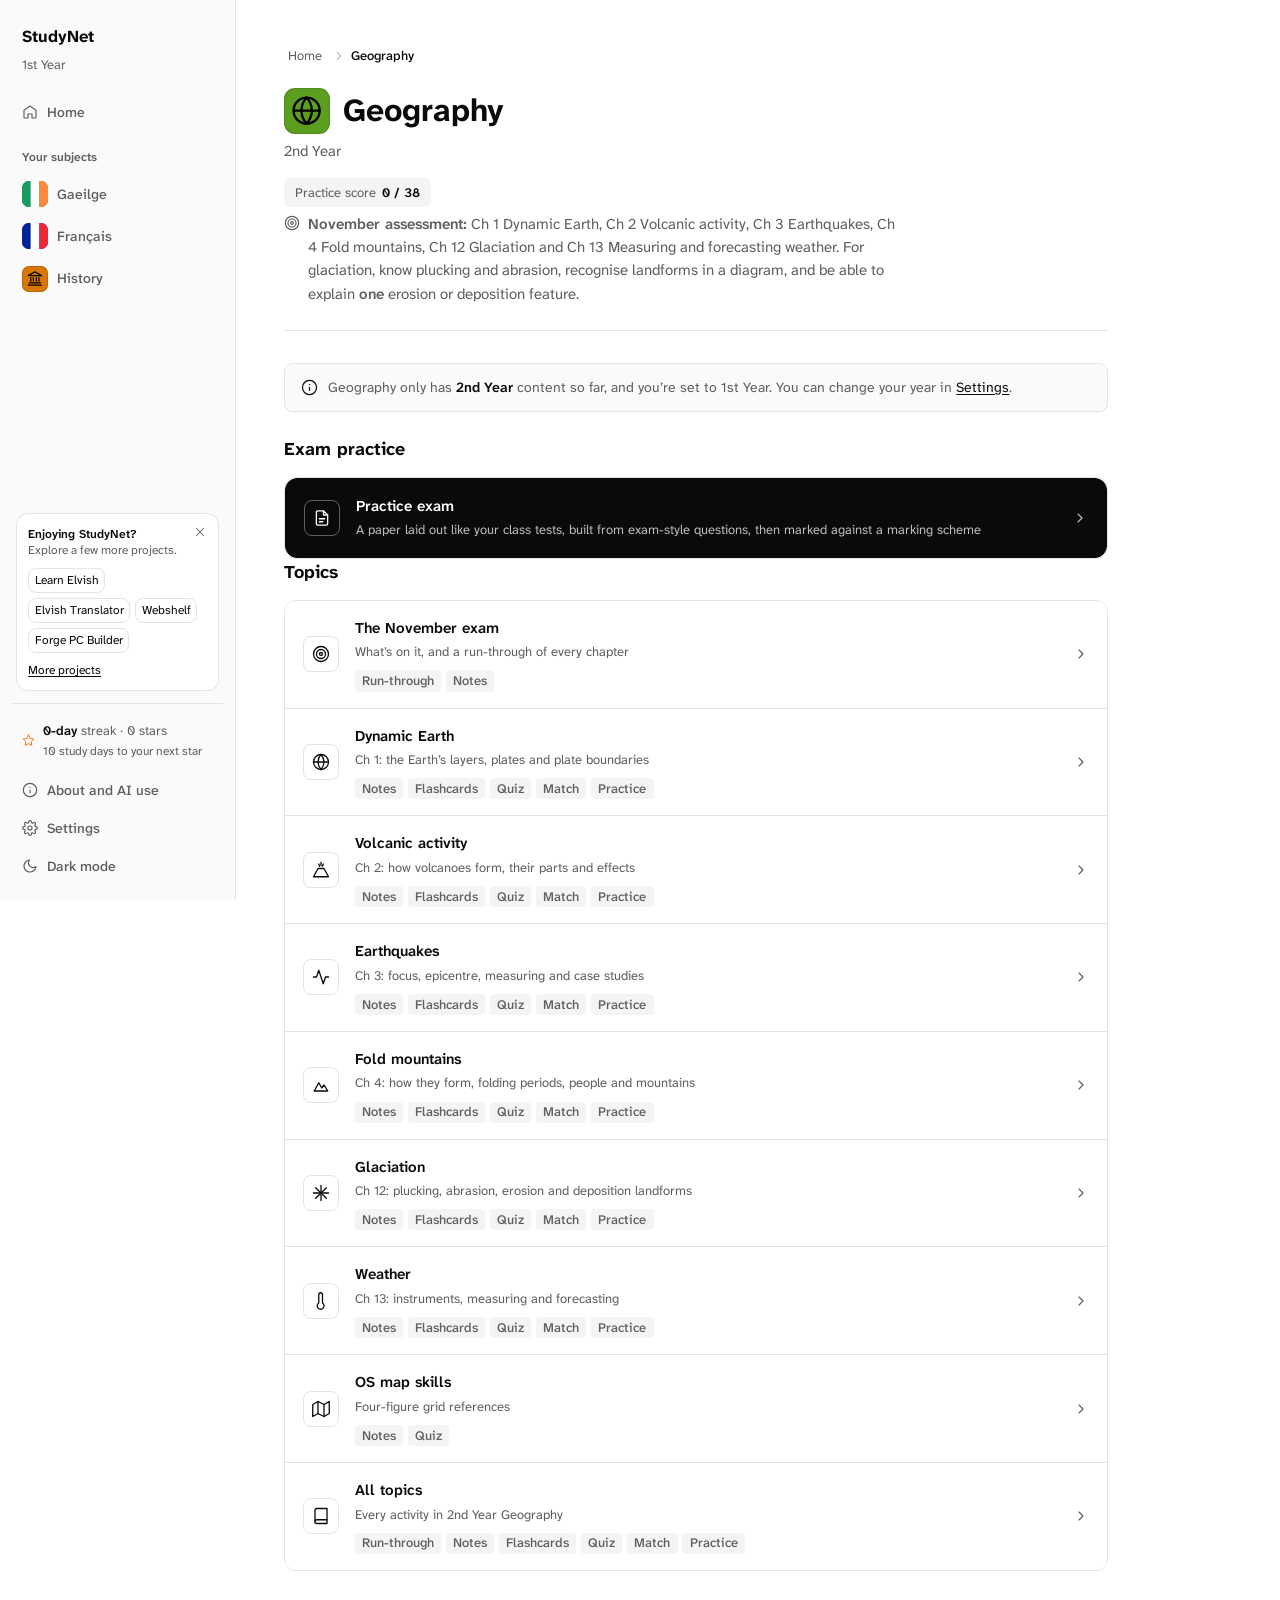
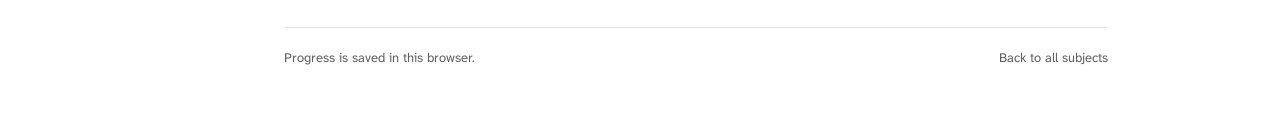
<file: geography.html>
<!DOCTYPE html>
<html lang="en">
<head>
<meta charset="UTF-8">
<meta name="viewport" content="width=device-width,initial-scale=1,viewport-fit=cover">
<title>Geography · StudyNet</title>
<meta name="description" content="Geography revision activities for Junior Cycle: notes, flashcards, quizzes, matching and practice.">
<link rel="manifest" href="manifest.json">
<link rel="icon" type="image/png" sizes="192x192" href="icons/icon-192.png">
<link rel="apple-touch-icon" href="icons/apple-touch-icon.png">
<meta name="theme-color" content="#ffffff">
<meta name="apple-mobile-web-app-capable" content="yes">
<meta name="apple-mobile-web-app-status-bar-style" content="default">
<link rel="preconnect" href="https://fonts.googleapis.com">
<link rel="preconnect" href="https://fonts.gstatic.com" crossorigin>
<link href="https://fonts.googleapis.com/css2?family=Atkinson+Hyperlegible+Next:wght@400..700&display=swap" rel="stylesheet">
<link rel="stylesheet" href="app.css?v=52">
<script src="shared.js?v=52"></script>
<script src="subject.js?v=52"></script>
<script src="ai-core.js?v=52"></script>
<script src="ai.js?v=52"></script>
<script src="exam.js?v=52"></script>
<script src="course.js?v=52"></script>
</head>
<body>
<noscript><p style="padding:2rem">StudyNet needs JavaScript to run.</p></noscript>
<script src="data/geography.js?v=52"></script>
<script>SubjectApp.start(SN_DATA.geography);</script>
</body>
</html>
</file>
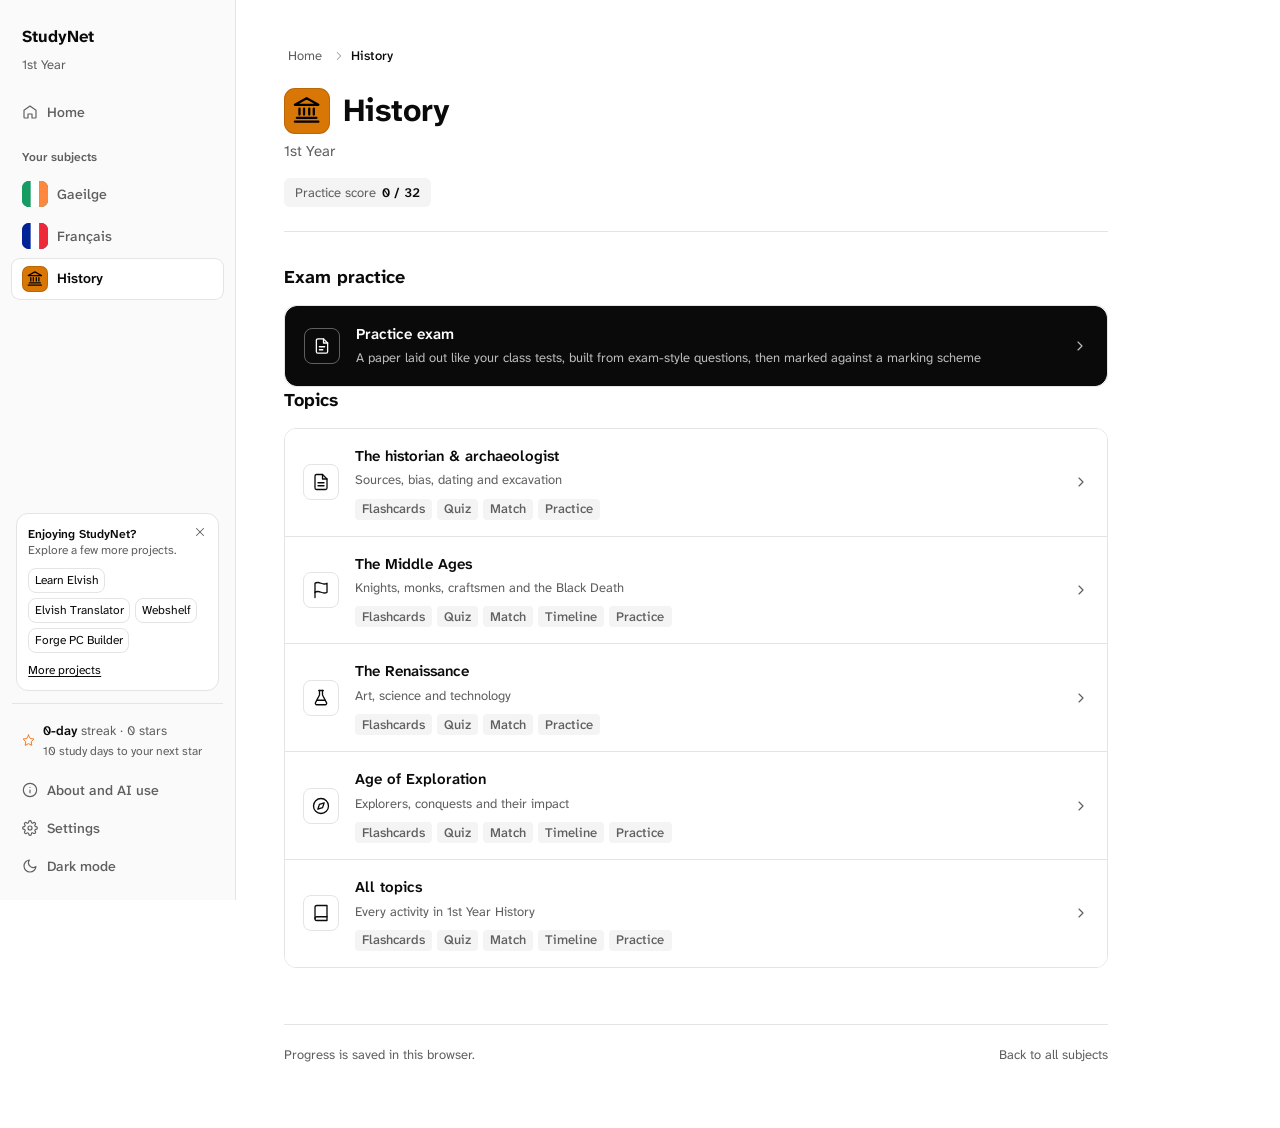
<file: history.html>
<!DOCTYPE html>
<html lang="en">
<head>
<meta charset="UTF-8">
<meta name="viewport" content="width=device-width,initial-scale=1,viewport-fit=cover">
<title>History · StudyNet</title>
<meta name="description" content="History revision activities for Junior Cycle: notes, flashcards, quizzes, matching and practice.">
<link rel="manifest" href="manifest.json">
<link rel="icon" type="image/png" sizes="192x192" href="icons/icon-192.png">
<link rel="apple-touch-icon" href="icons/apple-touch-icon.png">
<meta name="theme-color" content="#ffffff">
<meta name="apple-mobile-web-app-capable" content="yes">
<meta name="apple-mobile-web-app-status-bar-style" content="default">
<link rel="preconnect" href="https://fonts.googleapis.com">
<link rel="preconnect" href="https://fonts.gstatic.com" crossorigin>
<link href="https://fonts.googleapis.com/css2?family=Atkinson+Hyperlegible+Next:wght@400..700&display=swap" rel="stylesheet">
<link rel="stylesheet" href="app.css?v=52">
<script src="shared.js?v=52"></script>
<script src="subject.js?v=52"></script>
<script src="ai-core.js?v=52"></script>
<script src="ai.js?v=52"></script>
<script src="exam.js?v=52"></script>
<script src="course.js?v=52"></script>
</head>
<body>
<noscript><p style="padding:2rem">StudyNet needs JavaScript to run.</p></noscript>
<script src="data/history.js?v=52"></script>
<script>SubjectApp.start(SN_DATA.history);</script>
</body>
</html>
</file>
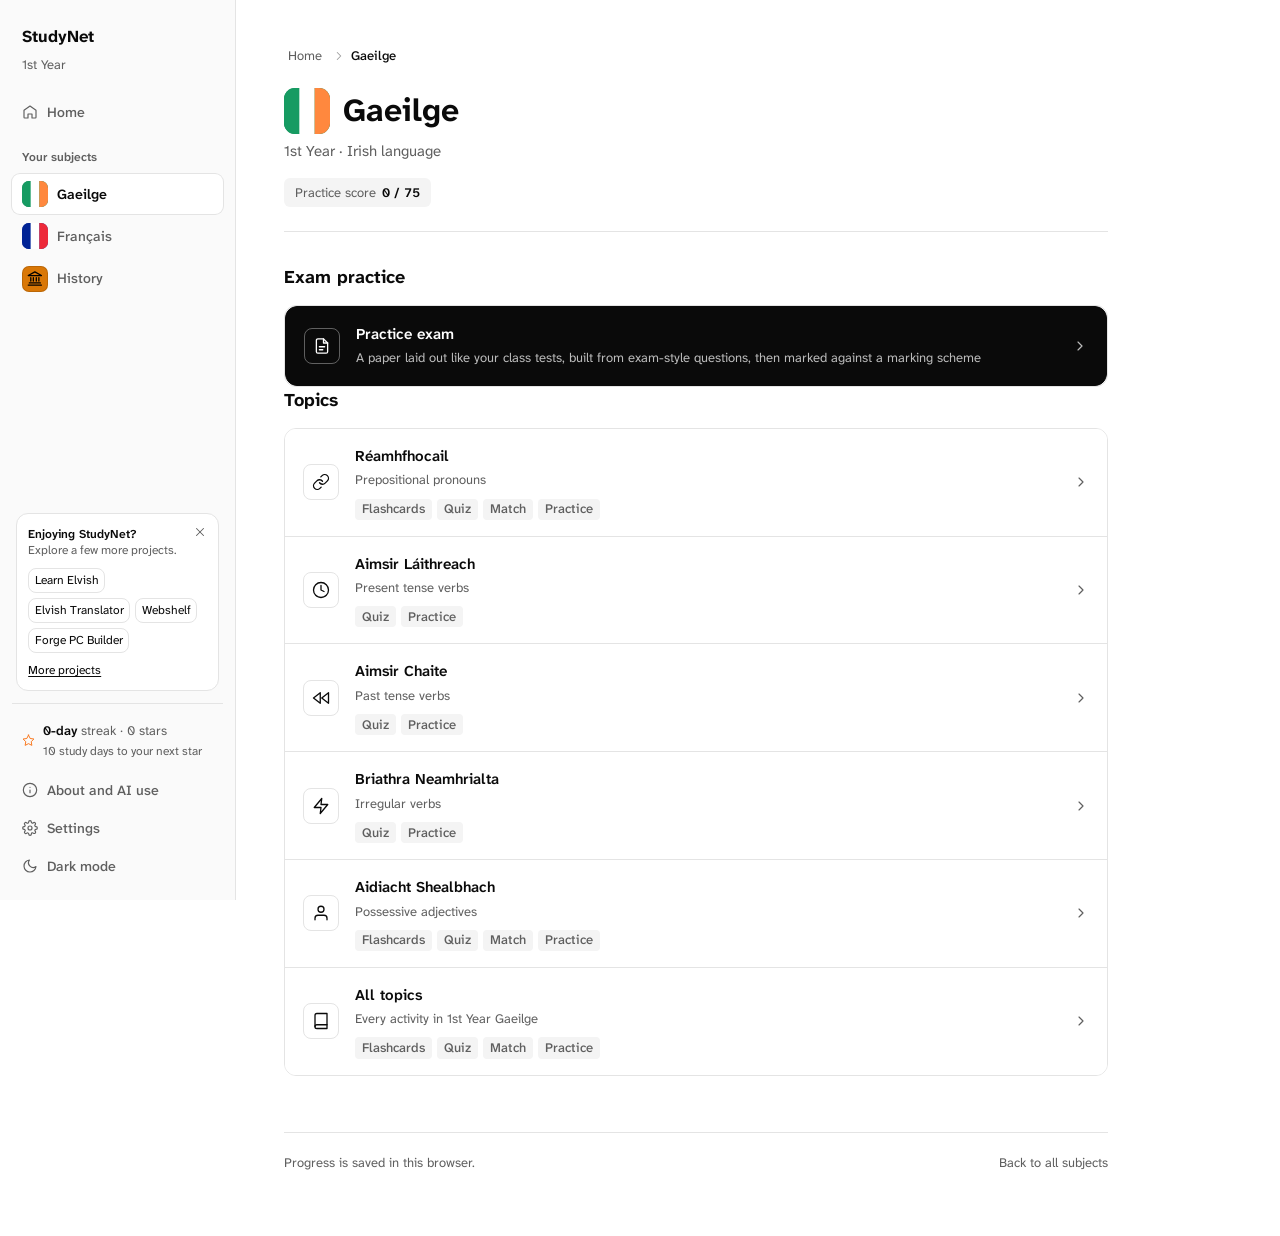
<file: irish.html>
<!DOCTYPE html>
<html lang="en">
<head>
<meta charset="UTF-8">
<meta name="viewport" content="width=device-width,initial-scale=1,viewport-fit=cover">
<title>Gaeilge · StudyNet</title>
<meta name="description" content="Gaeilge revision activities for Junior Cycle: notes, flashcards, quizzes, matching and practice.">
<link rel="manifest" href="manifest.json">
<link rel="icon" type="image/png" sizes="192x192" href="icons/icon-192.png">
<link rel="apple-touch-icon" href="icons/apple-touch-icon.png">
<meta name="theme-color" content="#ffffff">
<meta name="apple-mobile-web-app-capable" content="yes">
<meta name="apple-mobile-web-app-status-bar-style" content="default">
<link rel="preconnect" href="https://fonts.googleapis.com">
<link rel="preconnect" href="https://fonts.gstatic.com" crossorigin>
<link href="https://fonts.googleapis.com/css2?family=Atkinson+Hyperlegible+Next:wght@400..700&display=swap" rel="stylesheet">
<link rel="stylesheet" href="app.css?v=52">
<script src="shared.js?v=52"></script>
<script src="subject.js?v=52"></script>
<script src="ai-core.js?v=52"></script>
<script src="ai.js?v=52"></script>
<script src="exam.js?v=52"></script>
<script src="course.js?v=52"></script>
</head>
<body>
<noscript><p style="padding:2rem">StudyNet needs JavaScript to run.</p></noscript>
<script src="data/irish.js?v=52"></script>
<script>SubjectApp.start(SN_DATA.irish);</script>
</body>
</html>
</file>
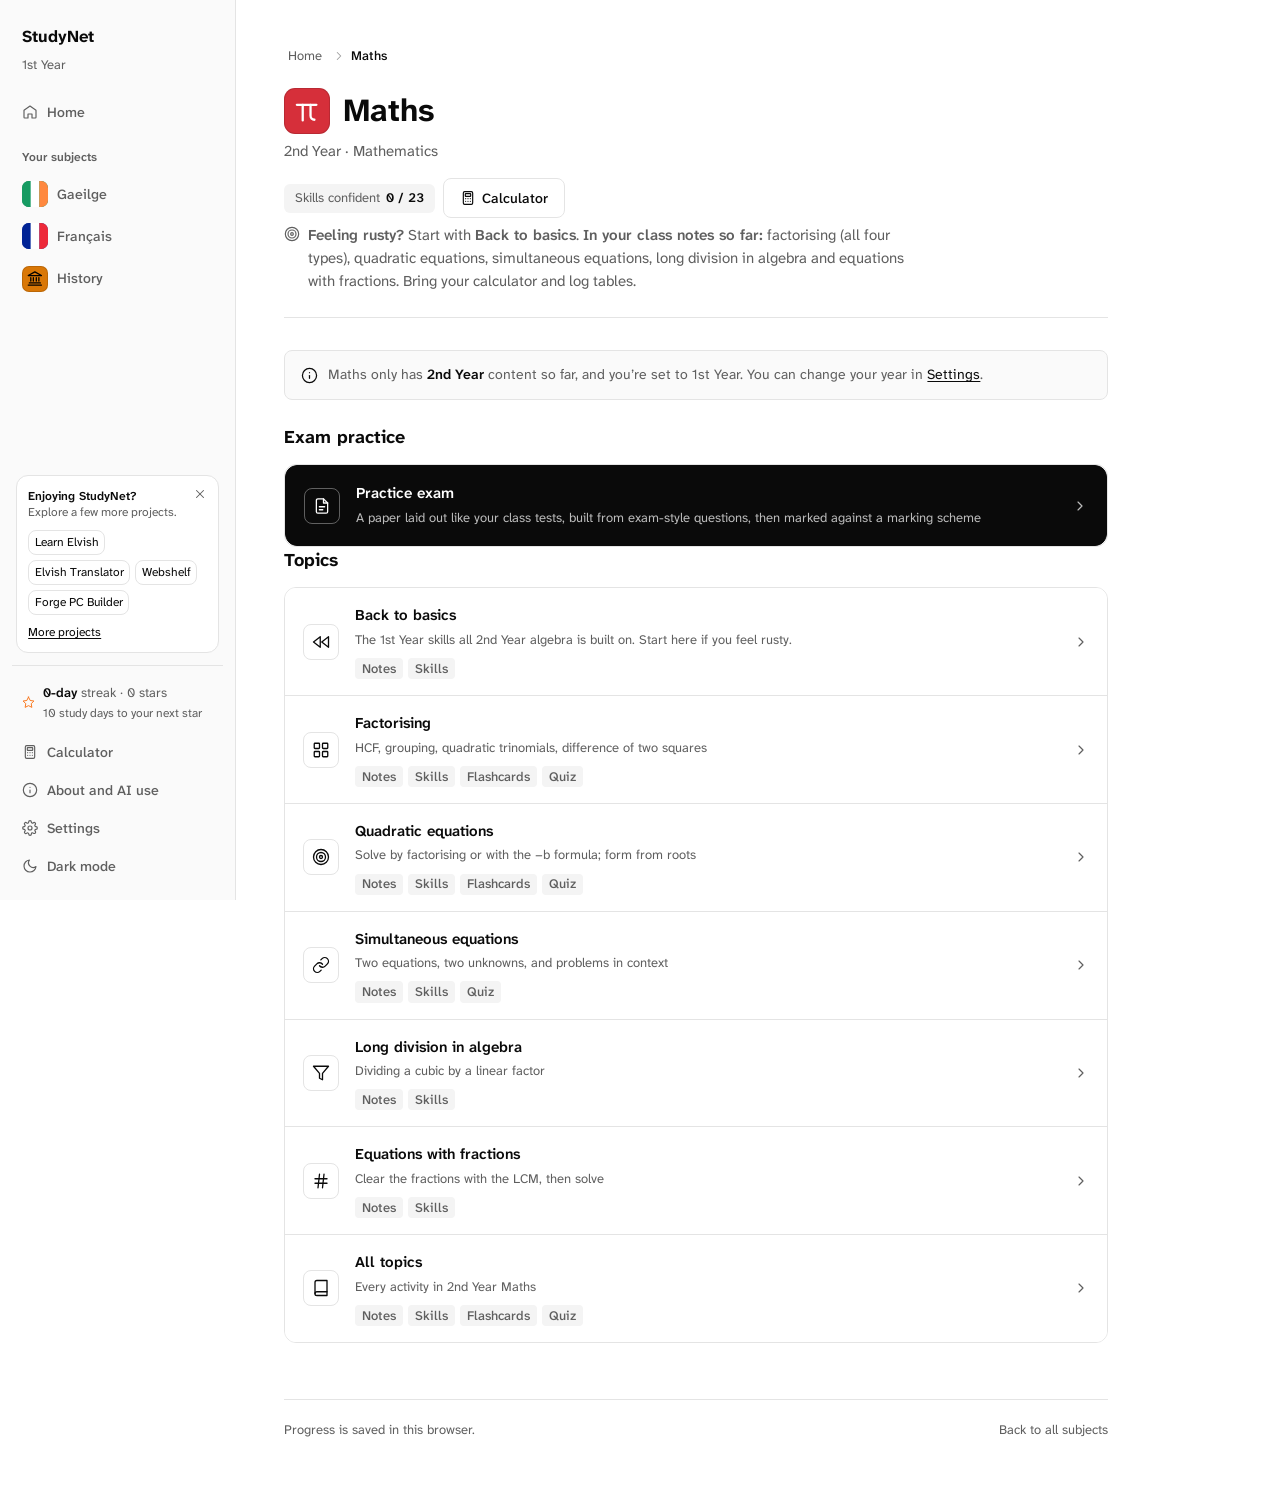
<file: maths.html>
<!DOCTYPE html>
<html lang="en">
<head>
<meta charset="UTF-8">
<meta name="viewport" content="width=device-width,initial-scale=1,viewport-fit=cover">
<title>Maths · StudyNet</title>
<meta name="description" content="Maths revision: skills practice with instant marking, worked examples, notes and practice exams for Junior Cycle: notes, flashcards, quizzes, matching and practice.">
<link rel="manifest" href="manifest.json">
<link rel="icon" type="image/png" sizes="192x192" href="icons/icon-192.png">
<link rel="apple-touch-icon" href="icons/apple-touch-icon.png">
<meta name="theme-color" content="#ffffff">
<meta name="apple-mobile-web-app-capable" content="yes">
<meta name="apple-mobile-web-app-status-bar-style" content="default">
<link rel="preconnect" href="https://fonts.googleapis.com">
<link rel="preconnect" href="https://fonts.gstatic.com" crossorigin>
<link href="https://fonts.googleapis.com/css2?family=Atkinson+Hyperlegible+Next:wght@400..700&display=swap" rel="stylesheet">
<link rel="stylesheet" href="app.css?v=52">
<script src="shared.js?v=52"></script>
<script src="subject.js?v=52"></script>
<script src="maths.js?v=52"></script>
<script src="ai-core.js?v=52"></script>
<script src="ai.js?v=52"></script>
<script src="exam.js?v=52"></script>
</head>
<body>
<noscript><p style="padding:2rem">StudyNet needs JavaScript to run.</p></noscript>
<script src="data/maths.js?v=52"></script>
<script>SubjectApp.start(SN_DATA.maths);</script>
</body>
</html>
</file>
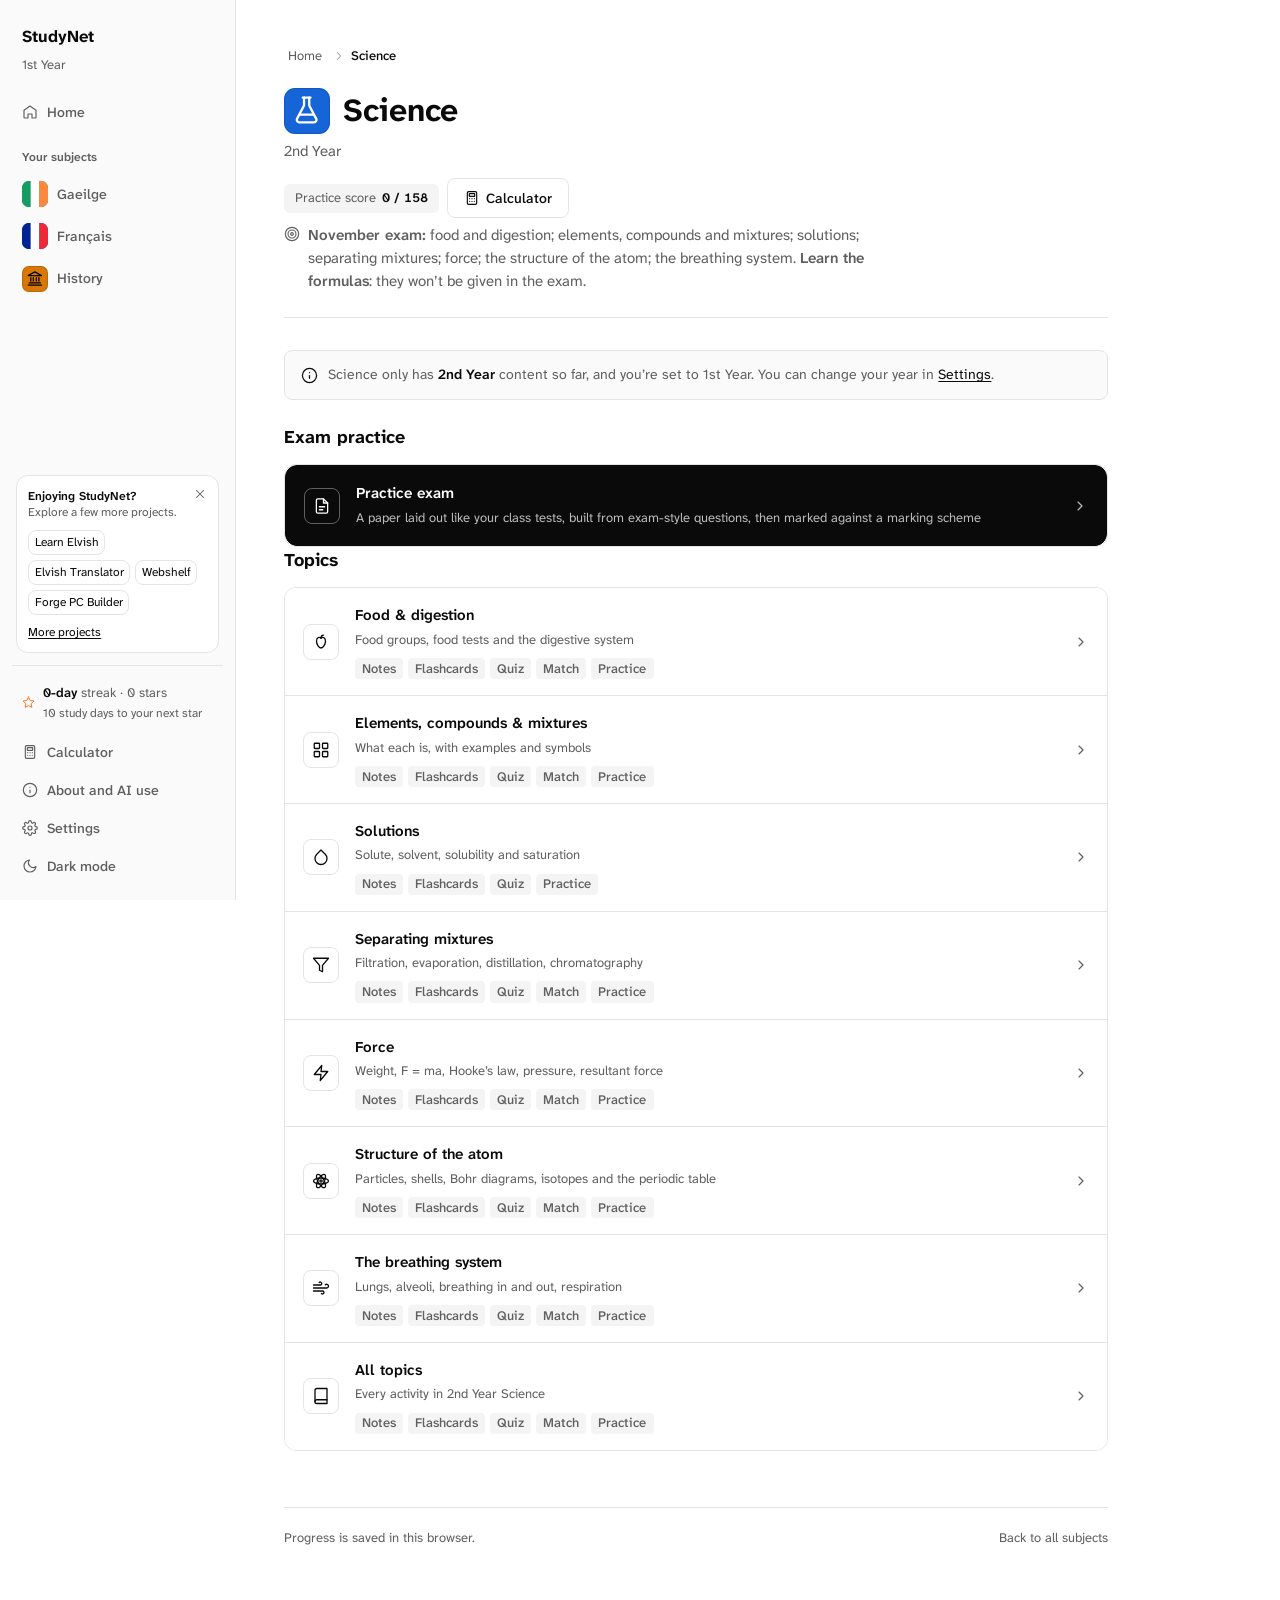
<file: science.html>
<!DOCTYPE html>
<html lang="en">
<head>
<meta charset="UTF-8">
<meta name="viewport" content="width=device-width,initial-scale=1,viewport-fit=cover">
<title>Science · StudyNet</title>
<meta name="description" content="Science revision activities for Junior Cycle: notes, flashcards, quizzes, matching and practice.">
<link rel="manifest" href="manifest.json">
<link rel="icon" type="image/png" sizes="192x192" href="icons/icon-192.png">
<link rel="apple-touch-icon" href="icons/apple-touch-icon.png">
<meta name="theme-color" content="#ffffff">
<meta name="apple-mobile-web-app-capable" content="yes">
<meta name="apple-mobile-web-app-status-bar-style" content="default">
<link rel="preconnect" href="https://fonts.googleapis.com">
<link rel="preconnect" href="https://fonts.gstatic.com" crossorigin>
<link href="https://fonts.googleapis.com/css2?family=Atkinson+Hyperlegible+Next:wght@400..700&display=swap" rel="stylesheet">
<link rel="stylesheet" href="app.css?v=52">
<script src="shared.js?v=52"></script>
<script src="subject.js?v=52"></script>
<script src="ai-core.js?v=52"></script>
<script src="ai.js?v=52"></script>
<script src="exam.js?v=52"></script>
<script src="periodic.js?v=52"></script>
</head>
<body>
<noscript><p style="padding:2rem">StudyNet needs JavaScript to run.</p></noscript>
<script src="data/elements.js?v=52"></script>
<script src="data/science.js?v=52"></script>
<script>SubjectApp.start(SN_DATA.science);</script>
</body>
</html>
</file>
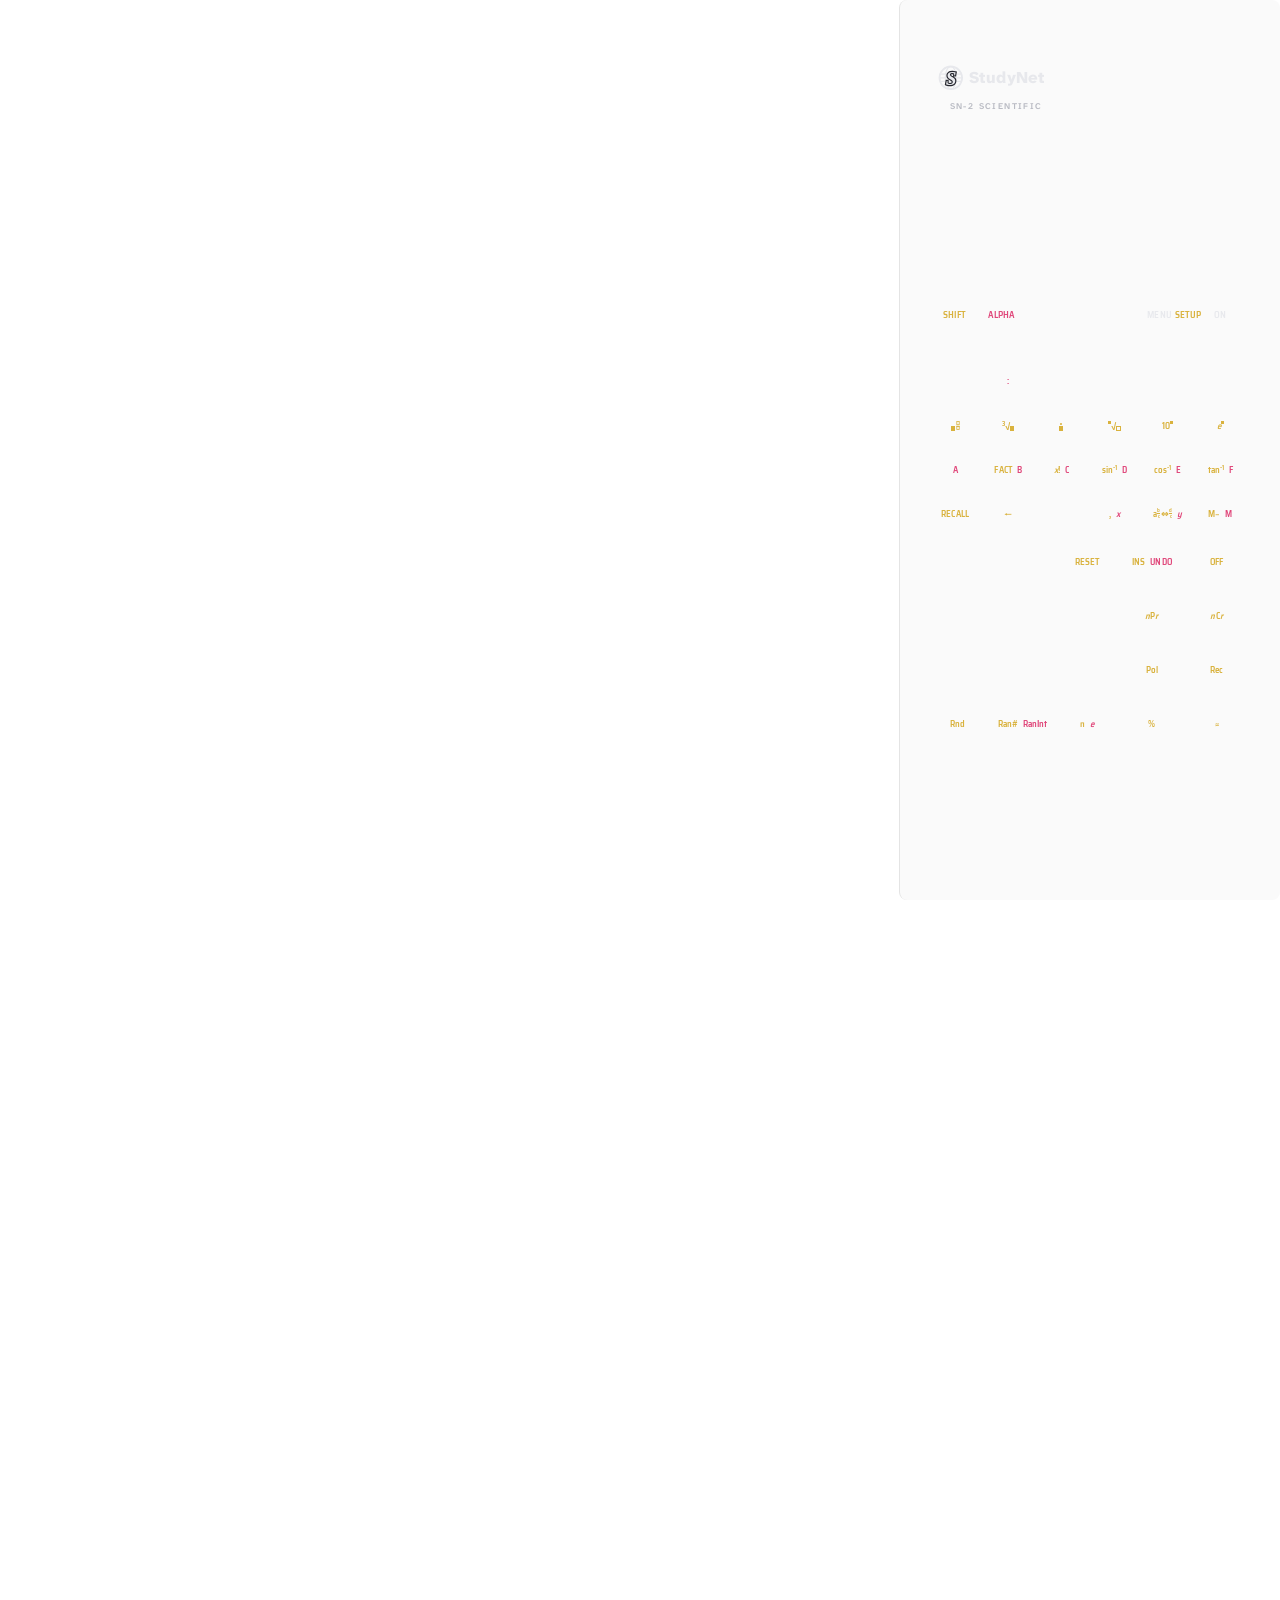
<file: tools/calc-bake.html>
<!DOCTYPE html>
<html lang="en">
<head>
<meta charset="UTF-8">
<title>Calculator bake</title>
<!-- Not part of the site. tools/bake.py opens this page in headless Chromium and saves the calculator's body and keys
     as images (calc/body.webp, calc/keys.webp), so the live calculator shows two pictures instead of running
     textures, lighting and filters in real time. -->
<link href="https://fonts.googleapis.com/css2?family=Saira+Semi+Condensed:wght@500;600;700&family=Atkinson+Hyperlegible+Next:wght@400..800&display=swap" rel="stylesheet">
<link rel="stylesheet" href="../app.css">
<link rel="stylesheet" href="calc-bake.css">
</head>
<body class="bakepage">
<script>window.SN_CALC_BAKE = true;</script>
<script src="../calc-lcd.js"></script>
<script src="../calc.js"></script>
<script src="calc-bake.js"></script>
</body>
</html>
</file>
<file: app.css>
/* StudyNet — the one stylesheet for every page.
   Monochrome UI with one colour per subject, Atkinson Hyperlegible Next, light + dark. Smallest text is .75rem (12px).
   Sections: tokens · base · shell · page header · rows · controls · activities · dialogs · responsive */

/* ── Tokens ──────────────────────────────────────────────────── */
:root{
  --bg:#fff;--fg:#0a0a0a;--muted:#5f5f5f;--border:#e4e4e4;--hover:#f4f4f4;--panel:#fafafa;
  --star:#f97316;--danger:#a30000;--line:#8c8c8c;
  --radius:8px;--radius-lg:12px;
  --font:"Atkinson Hyperlegible Next","Atkinson Hyperlegible",system-ui,-apple-system,"Segoe UI",sans-serif;
  --sc:var(--fg);--sc-ink:var(--bg);--sc-line:var(--sc);
  --sb:236px;
  color-scheme:light;
}
@media(prefers-color-scheme:dark){:root{
  --bg:#000;--fg:#f5f5f5;--muted:#9a9a9a;--border:#2a2a2a;--hover:#161616;--panel:#101010;--danger:#ff8a80;--line:#6e6e6e;color-scheme:dark;
}}
html.theme-light{--bg:#fff;--fg:#0a0a0a;--muted:#5f5f5f;--border:#e4e4e4;--hover:#f4f4f4;--panel:#fafafa;--danger:#a30000;--line:#8c8c8c;color-scheme:light;}
html.theme-dark{--bg:#000;--fg:#f5f5f5;--muted:#9a9a9a;--border:#2a2a2a;--hover:#161616;--panel:#101010;--danger:#ff8a80;--line:#6e6e6e;color-scheme:dark;}

/* ── Base ────────────────────────────────────────────────────── */
*,*::before,*::after{box-sizing:border-box;margin:0;padding:0;}
html{-webkit-text-size-adjust:100%;}
body{font-family:var(--font);background:var(--bg);color:var(--fg);min-height:100vh;display:flex;font-size:1rem;line-height:1.5;
  -webkit-font-smoothing:antialiased;}
button,input,select{font:inherit;color:inherit;}
button{cursor:pointer;background:none;border:none;}
a{color:inherit;text-decoration:none;}
::selection{background:var(--fg);color:var(--bg);}
.hidden{display:none!important;}
.sr-only{position:absolute;width:1px;height:1px;overflow:hidden;clip:rect(0 0 0 0);white-space:nowrap;}
.icon{width:1em;height:1em;display:inline-block;vertical-align:-.125em;flex-shrink:0;}
.ico{width:1em;height:1em;display:inline-block;vertical-align:-.15em;flex-shrink:0;fill:none;stroke:currentColor;stroke-width:2;stroke-linecap:round;stroke-linejoin:round;}
.num{font-variant-numeric:tabular-nums;}
a:focus-visible,button:focus-visible,[role="button"]:focus-visible,[tabindex]:focus-visible,select:focus-visible,input[type="checkbox"]:focus-visible{
  outline:2px solid var(--fg);outline-offset:2px;border-radius:var(--radius);}
.row:focus-visible,.tab:focus-visible{outline-offset:-3px;}
.overlay.full .dialog{padding:4px;}
@media(prefers-reduced-motion:reduce){*,*::before,*::after{animation-duration:.01ms!important;animation-iteration-count:1!important;transition-duration:.01ms!important;scroll-behavior:auto!important;}}

/* ── Shell: sidebar (desktop) + top bar (mobile) ────────────── */
.sb{width:var(--sb);flex-shrink:0;position:sticky;top:0;height:100vh;overflow-y:auto;
  background:var(--panel);border-right:1px solid var(--border);display:flex;flex-direction:column;padding:1.25rem .75rem 1rem;}
.sb-logo{display:block;font-weight:700;font-size:1.05rem;padding:.25rem .6rem;}
.sb-meta{font-size:.8125rem;color:var(--muted);padding:0 .6rem;margin-top:.1rem;}
.sb-nav{display:flex;flex-direction:column;gap:2px;margin-top:1.25rem;}
.sb-label{font-size:.75rem;font-weight:600;color:var(--muted);padding:1rem .6rem .35rem;}
.sb-link{display:flex;align-items:center;gap:.6rem;width:100%;padding:.45rem .6rem;border-radius:var(--radius);
  font-size:.875rem;font-weight:500;color:var(--muted);text-align:left;transition:background .15s,color .15s;min-height:36px;}
.sb-link:hover{background:var(--hover);color:var(--fg);}
.sb-link[aria-current="page"]{background:var(--bg);color:var(--fg);font-weight:600;box-shadow:0 0 0 1px var(--border);}
.sb-link .icon{width:16px;height:16px;}
.sb-link .sb-pct{margin-left:auto;font-size:.8125rem;color:var(--muted);font-weight:500;}
.sb-spacer{flex:1;min-height:1.5rem;display:flex;flex-direction:column;justify-content:flex-end;}
.sb-foot{display:flex;flex-direction:column;gap:2px;border-top:1px solid var(--border);padding-top:.75rem;}
.sb-streak{display:flex;align-items:center;gap:.55rem;padding:.35rem .6rem .6rem;font-size:.8125rem;color:var(--muted);}
.sb-streak b{color:var(--fg);font-weight:600;}
.sb-projects{position:relative;margin:.3rem .25rem .75rem;padding:.7rem;border:1px solid var(--border);border-radius:var(--radius-lg);background:var(--bg);color:var(--muted);font-size:.75rem;line-height:1.4;}
.sb-projects p{margin:0 1.4rem .55rem 0;}
.sb-projects b{color:var(--fg);font-weight:600;}
.sb-project-close{position:absolute;top:.25rem;right:.25rem;display:flex;align-items:center;justify-content:center;width:28px;height:28px;padding:0;border:0;border-radius:var(--radius);background:transparent;color:var(--muted);cursor:pointer;}
.sb-project-close:hover{background:var(--hover);color:var(--fg);}
.sb-project-close .icon{width:14px;height:14px;}
.sb-project-links{display:flex;flex-wrap:wrap;gap:.3rem;}
.sb-project-links a{padding:.2rem .35rem;border:1px solid var(--border);border-radius:var(--radius);color:var(--fg);text-decoration:none;}
.sb-project-links a:hover{background:var(--hover);}
.sb-project-all{display:inline-block;margin-top:.55rem;color:var(--fg);text-decoration:underline;text-underline-offset:2px;}
.star{color:var(--star);}
.logo{--s:26px;width:var(--s);height:var(--s);border-radius:7px;flex-shrink:0;display:inline-flex;align-items:center;justify-content:center;
  background:var(--sc);color:var(--sc-ink);overflow:hidden;box-shadow:inset 0 0 0 1px color-mix(in srgb,var(--fg) 14%,transparent);}
.logo .icon{width:68%;height:68%;}
.logo .flag{width:100%;height:100%;display:block;}
.logo.md{--s:38px;border-radius:9px;}
.logo.lg{--s:46px;border-radius:11px;}

/* One colour per subject. It marks the subject's logo, progress bars, active tab, selected pill and year switch. */
[data-sc]{--sc-line:var(--sc);}
[data-sc="irish"]{--sc:#169b62;--sc-ink:#000;--sc-line:#12804f;}
[data-sc="french"]{--sc:#2343b5;--sc-ink:#fff;}
[data-sc="history"]{--sc:#d97706;--sc-ink:#000;}
[data-sc="geography"]{--sc:#5c9e1f;--sc-ink:#000;--sc-line:#4a8418;}
[data-sc="science"]{--sc:#1565d8;--sc-ink:#fff;}
[data-sc="maths"]{--sc:#d62f3a;--sc-ink:#fff;}
[data-sc="english"]{--sc:#f2ad1d;--sc-ink:#000;--sc-line:#b97f00;}
[data-sc="german"]{--sc:#1a1a1a;--sc-ink:#fff;}
[data-sc="spanish"]{--sc:#c60b1e;--sc-ink:#fff;}
[data-sc="business"]{--sc:#6a3fd6;--sc-ink:#fff;}
@media(prefers-color-scheme:dark){html:not(.theme-light) [data-sc="irish"],html:not(.theme-light)[data-sc="irish"]{--sc:#3cc98a;}
  html:not(.theme-light) [data-sc="french"],html:not(.theme-light)[data-sc="french"]{--sc:#7891f2;--sc-ink:#000;}
  html:not(.theme-light) [data-sc="history"],html:not(.theme-light)[data-sc="history"]{--sc:#f59e2b;}
  html:not(.theme-light) [data-sc="geography"],html:not(.theme-light)[data-sc="geography"]{--sc:#8bcf45;}
  html:not(.theme-light) [data-sc="science"],html:not(.theme-light)[data-sc="science"]{--sc:#4b93f2;--sc-ink:#000;}
  html:not(.theme-light) [data-sc="maths"],html:not(.theme-light)[data-sc="maths"]{--sc:#f0656d;--sc-ink:#000;}
  html:not(.theme-light) [data-sc="english"],html:not(.theme-light)[data-sc="english"]{--sc:#f6c445;}
  html:not(.theme-light) [data-sc="german"],html:not(.theme-light)[data-sc="german"]{--sc:#dcdcdc;--sc-ink:#000;}
  html:not(.theme-light) [data-sc="spanish"],html:not(.theme-light)[data-sc="spanish"]{--sc:#f0656d;--sc-ink:#000;}
  html:not(.theme-light) [data-sc="business"],html:not(.theme-light)[data-sc="business"]{--sc:#a68cf7;--sc-ink:#000;}
  html:not(.theme-light) [data-sc],html:not(.theme-light)[data-sc]{--sc-line:var(--sc);}}
html.theme-dark [data-sc="irish"],html.theme-dark[data-sc="irish"]{--sc:#3cc98a;}
html.theme-dark [data-sc="french"],html.theme-dark[data-sc="french"]{--sc:#7891f2;--sc-ink:#000;}
html.theme-dark [data-sc="history"],html.theme-dark[data-sc="history"]{--sc:#f59e2b;}
html.theme-dark [data-sc="geography"],html.theme-dark[data-sc="geography"]{--sc:#8bcf45;}
html.theme-dark [data-sc="science"],html.theme-dark[data-sc="science"]{--sc:#4b93f2;--sc-ink:#000;}
html.theme-dark [data-sc="maths"],html.theme-dark[data-sc="maths"]{--sc:#f0656d;--sc-ink:#000;}
html.theme-dark [data-sc="english"],html.theme-dark[data-sc="english"]{--sc:#f6c445;}
html.theme-dark [data-sc="german"],html.theme-dark[data-sc="german"]{--sc:#dcdcdc;--sc-ink:#000;}
html.theme-dark [data-sc="spanish"],html.theme-dark[data-sc="spanish"]{--sc:#f0656d;--sc-ink:#000;}
html.theme-dark [data-sc="business"],html.theme-dark[data-sc="business"]{--sc:#a68cf7;--sc-ink:#000;}
html.theme-dark [data-sc],html.theme-dark[data-sc]{--sc-line:var(--sc);}

.topbar{display:none;position:sticky;top:0;z-index:50;background:var(--bg);border-bottom:1px solid var(--border);
  padding:.6rem 1rem;align-items:center;justify-content:space-between;gap:.5rem;padding-top:max(.6rem,env(safe-area-inset-top));}
.topbar .sb-logo{padding:.25rem 0;}
.topbar-btns{display:flex;gap:.25rem;align-items:center;}
.icon-btn{display:inline-flex;align-items:center;justify-content:center;width:40px;height:40px;border-radius:var(--radius);color:var(--fg);transition:background .15s;}
.icon-btn:hover{background:var(--hover);}
.icon-btn .icon{width:19px;height:19px;}

/* ── Main column ─────────────────────────────────────────────── */
.main{flex:1;min-width:0;}
.page{max-width:920px;padding:2.25rem 3rem max(4rem,env(safe-area-inset-bottom));}
.foot{margin-top:3.5rem;padding-top:1.25rem;border-top:1px solid var(--border);font-size:.8125rem;color:var(--muted);display:flex;justify-content:space-between;gap:.5rem;flex-wrap:wrap;}

/* ── Page header ─────────────────────────────────────────────── */
.crumbs{display:flex;align-items:center;flex-wrap:wrap;gap:.35rem;font-size:.8125rem;color:var(--muted);margin-bottom:.75rem;min-height:40px;}
.crumbs a,.crumbs button{color:var(--muted);border-radius:6px;padding:0 .25rem;min-height:40px;display:inline-flex;align-items:center;}
.crumbs a:hover,.crumbs button:hover{color:var(--fg);text-decoration:underline;text-underline-offset:3px;}
.crumbs [aria-current]{color:var(--fg);font-weight:500;}
.crumbs .sep{width:14px;height:14px;opacity:.6;}
.ph{padding-bottom:1.5rem;border-bottom:1px solid var(--border);margin-bottom:2rem;}
.ph h1{font-size:2rem;font-weight:700;line-height:1.15;text-wrap:balance;}
.ph-title{display:flex;align-items:center;gap:.8rem;}
.ph p{color:var(--muted);margin-top:.35rem;font-size:.9375rem;max-width:62ch;}
.ph-row{display:flex;flex-wrap:wrap;gap:.5rem;align-items:center;margin-top:1rem;}
.chip{display:inline-flex;align-items:center;gap:.35rem;font-size:.8125rem;padding:.3rem .7rem;border-radius:6px;background:var(--hover);color:var(--muted);}
.chip b{color:var(--fg);font-weight:600;}
.seg{display:inline-flex;border:1px solid var(--border);border-radius:99px;padding:2px;gap:2px;}
.seg button{font-size:.8125rem;font-weight:500;color:var(--muted);padding:.25rem .85rem;border-radius:99px;transition:background .15s,color .15s;min-height:36px;}
.seg button:hover{color:var(--fg);}
.seg button[aria-pressed="true"]{background:var(--sc);color:var(--sc-ink);}
.exam{margin-top:1rem;font-size:.875rem;line-height:1.55;display:flex;gap:.5rem;align-items:flex-start;max-width:68ch;}
.exam .icon{width:16px;height:16px;margin-top:.15rem;}
.exam b{font-weight:600;}
.h2{font-size:1.125rem;font-weight:700;margin-bottom:.85rem;display:flex;align-items:baseline;justify-content:space-between;gap:.75rem;flex-wrap:wrap;}
.h2 small{font-size:.8125rem;font-weight:400;color:var(--muted);}
.section+.section{margin-top:2.75rem;}

/* Notice */
.notice{display:flex;gap:.65rem;align-items:flex-start;border:1px solid var(--border);background:var(--panel);border-radius:var(--radius);padding:.8rem 1rem;margin-bottom:1.5rem;font-size:.875rem;line-height:1.55;color:var(--muted);}
.notice b{color:var(--fg);font-weight:600;}
.notice .link{color:var(--fg);text-decoration:underline;text-underline-offset:2px;}
.notice .icon{width:17px;height:17px;flex-shrink:0;margin-top:.15rem;color:var(--fg);}
.update-notice{position:fixed;z-index:200;left:1rem;right:1rem;bottom:max(1rem,env(safe-area-inset-bottom));max-width:42rem;margin:0 auto;padding:.8rem 1rem;display:flex;align-items:center;justify-content:space-between;gap:1rem;border:1px solid var(--border);border-radius:var(--radius-lg);background:var(--panel);color:var(--muted);box-shadow:0 8px 28px rgba(0,0,0,.18);font-size:.875rem;line-height:1.45;}
.update-notice p{margin:0;}
.update-notice b{color:var(--fg);font-weight:600;}
.update-actions{display:flex;gap:.5rem;flex-shrink:0;}
@media(max-width:600px){.update-notice{align-items:flex-start;flex-direction:column;gap:.65rem;}.update-actions{width:100%;}.update-actions .btn{flex:1;}}

/* ── Rows (subjects, topics) ─────────────────────────────────── */
.rows{border:1px solid var(--border);border-radius:var(--radius-lg);overflow:hidden;}
.row{display:flex;align-items:center;gap:1rem;width:100%;padding:1rem 1.1rem;text-align:left;background:var(--bg);transition:background .15s;}
.row+.row{border-top:1px solid var(--border);}
a.row:hover,button.row:hover{background:var(--hover);}
.row-ic{width:36px;height:36px;border-radius:var(--radius);border:1px solid var(--border);display:flex;align-items:center;justify-content:center;flex-shrink:0;background:var(--bg);}
.row-ic .icon{width:18px;height:18px;}
.row-body{flex:1;min-width:0;}
.row-title{font-weight:600;font-size:.9375rem;display:flex;align-items:baseline;gap:.5rem;flex-wrap:wrap;}
.row-title small{font-weight:400;color:var(--muted);font-size:.8125rem;}
.row-desc{font-size:.8125rem;color:var(--muted);margin-top:.15rem;line-height:1.45;}
.row-tags{display:flex;gap:.3rem;flex-wrap:wrap;margin-top:.45rem;}
.tag{font-size:.8125rem;font-weight:500;padding:.05rem .45rem;border-radius:4px;background:var(--hover);color:var(--muted);}
.row-end{display:flex;flex-direction:column;align-items:flex-end;gap:.35rem;flex-shrink:0;min-width:96px;}
.row-score{font-size:.8125rem;color:var(--muted);white-space:nowrap;}
.row-score b{color:var(--fg);font-weight:600;}
.bar{width:96px;height:4px;border-radius:99px;background:var(--border);overflow:hidden;}
.bar>i{display:block;height:100%;background:var(--sc-line);border-radius:99px;}
.row-chev{width:16px;height:16px;color:var(--muted);flex-shrink:0;}
.row-meta{display:none;font-size:.8125rem;color:var(--muted);margin-top:.35rem;}
.row-meta b{color:var(--fg);font-weight:600;}
.row.featured{background:var(--fg);color:var(--bg);border-radius:var(--radius-lg);border:1px solid var(--fg);}
.row.featured:hover{background:var(--fg);opacity:.92;}
.row.featured .row-desc,.row.featured .row-chev{color:var(--bg);opacity:.72;}
.row.featured .row-ic{background:transparent;border-color:color-mix(in srgb,var(--bg) 35%,transparent);}
.muted-line{font-size:.8125rem;color:var(--muted);margin-top:.85rem;line-height:1.55;}
.muted-line b{color:var(--fg);font-weight:500;}
.muted-line .link{color:var(--fg);text-decoration:underline;text-underline-offset:2px;}

/* ── Controls ────────────────────────────────────────────────── */
.btn{display:inline-flex;align-items:center;justify-content:center;gap:.4rem;padding:.5rem 1rem;min-height:40px;border-radius:var(--radius);
  border:1px solid var(--border);background:var(--bg);color:var(--fg);font-size:.875rem;font-weight:500;transition:background .15s,opacity .15s;}
.btn:hover{background:var(--hover);}
.btn.primary{background:var(--fg);color:var(--bg);border-color:var(--fg);font-weight:600;}
.btn.primary:hover{opacity:.85;}
.btn.block{width:100%;}
.btn:disabled{opacity:.35;cursor:default;}
.btn.danger{color:var(--danger);border-color:currentColor;}
.btn.danger.primary{background:var(--danger);color:var(--bg);border-color:var(--danger);}
.btn .icon,.btn .ico{width:16px;height:16px;}
.pills{display:flex;gap:.45rem;flex-wrap:wrap;margin-bottom:1.25rem;}
.pill{font-size:.8125rem;font-weight:500;padding:.35rem .8rem;border-radius:99px;border:1px solid var(--border);color:var(--muted);transition:background .15s,color .15s,border-color .15s;min-height:40px;}
.pill:hover{background:var(--hover);color:var(--fg);}
.pill[aria-pressed="true"]{background:var(--sc);color:var(--sc-ink);border-color:var(--sc);}
.tabs{display:flex;gap:.25rem;border-bottom:1px solid var(--border);margin-bottom:1.5rem;overflow-x:auto;scrollbar-width:none;}
.tabs::-webkit-scrollbar{display:none;}
.tab{display:inline-flex;align-items:center;gap:.45rem;padding:.6rem .8rem;font-size:.875rem;font-weight:500;color:var(--muted);
  border-bottom:3px solid transparent;margin-bottom:-1px;white-space:nowrap;transition:color .15s,border-color .15s;}
.tab:hover{color:var(--fg);}
.tab[aria-selected="true"]{color:var(--fg);border-bottom-color:var(--sc-line);font-weight:600;}
.tab .icon{width:16px;height:16px;}
.field{margin-bottom:1rem;}
.field>label,.field-label{display:block;font-size:.8125rem;font-weight:500;color:var(--muted);margin-bottom:.35rem;}
.input{width:100%;padding:.6rem .8rem;border:1px solid var(--line);border-radius:var(--radius);background:var(--bg);font-size:.9375rem;min-height:42px;}
.input:focus{outline:none;border-color:var(--fg);}
select.input{appearance:auto;cursor:pointer;}
.choice{display:grid;grid-template-columns:repeat(3,1fr);gap:.4rem;}
.choice button{border:1px solid var(--border);border-radius:var(--radius);padding:.55rem .3rem;font-size:.875rem;font-weight:500;line-height:1.25;min-height:42px;transition:background .15s,border-color .15s;}
.choice button:hover:not(:disabled){background:var(--hover);}
.choice button[aria-pressed="true"]{background:var(--fg);color:var(--bg);border-color:var(--fg);}
.choice button:disabled{color:var(--muted);border-style:dashed;cursor:not-allowed;}
.choice small{display:block;font-size:.75rem;font-weight:400;opacity:.8;}

/* ── Activity picker (step 2) ────────────────────────────────── */
.acts{display:grid;grid-template-columns:repeat(auto-fill,minmax(180px,1fr));gap:.75rem;}
.act{display:flex;flex-direction:column;align-items:flex-start;gap:.5rem;padding:1.1rem;border-radius:var(--radius-lg);border:1px solid var(--border);
  text-align:left;transition:background .15s,border-color .15s;min-height:118px;}
.act:hover:not(:disabled){background:var(--hover);border-color:var(--fg);}
.act:disabled{opacity:.4;cursor:default;}
.act .icon{width:22px;height:22px;}
.act-name{font-weight:600;font-size:.9375rem;margin-top:auto;}
.act-count{font-size:.8125rem;color:var(--muted);}

/* ── Flashcards ──────────────────────────────────────────────── */
.fc-wrap{max-width:460px;}
.progress{height:3px;border-radius:99px;background:var(--border);margin-bottom:1.25rem;overflow:hidden;}
.progress>i{display:block;height:100%;background:var(--sc-line);border-radius:99px;transition:width .3s ease;}
.fc-scene{width:100%;aspect-ratio:16/10;perspective:1000px;cursor:pointer;margin-bottom:1.1rem;border-radius:var(--radius-lg);}
.fc-card{width:100%;height:100%;position:relative;transform-style:preserve-3d;transition:transform .5s cubic-bezier(.4,0,.2,1);}
.fc-card.flipped{transform:rotateY(180deg);}
.fc-face{position:absolute;inset:0;display:flex;flex-direction:column;align-items:center;justify-content:center;gap:.5rem;
  border-radius:var(--radius-lg);border:1px solid var(--border);backface-visibility:hidden;-webkit-backface-visibility:hidden;padding:1.25rem 1.5rem;text-align:center;overflow:auto;}
.fc-front{background:var(--bg);}
.fc-back{background:var(--panel);transform:rotateY(180deg);}
.fc-main{font-size:1.625rem;font-weight:700;line-height:1.25;}
.fc-front .fc-main.long{font-size:1.2rem;}
.fc-back .fc-main{font-size:1.0625rem;font-weight:600;white-space:pre-line;line-height:1.55;letter-spacing:0;}
.fc-sub{font-size:.875rem;color:var(--muted);}
.fc-hint{font-size:.75rem;color:var(--muted);margin-top:.35rem;}
.fc-controls{display:flex;gap:.5rem;align-items:center;justify-content:center;flex-wrap:wrap;}
.fc-counter{font-size:.8125rem;color:var(--muted);min-width:56px;text-align:center;}

/* ── Quiz ────────────────────────────────────────────────────── */
.quiz{max-width:680px;border:1px solid var(--border);border-radius:var(--radius-lg);overflow:hidden;}
.quiz-head{padding:.8rem 1.1rem;display:flex;justify-content:space-between;align-items:center;gap:.5rem;font-size:.8125rem;}
.quiz-head b{font-weight:600;}
.quiz-head span{color:var(--muted);}
.quiz .progress{margin:0;border-radius:0;height:2px;}
.quiz-body{padding:1.25rem 1.1rem;}
.quiz-q{font-size:1.0625rem;font-weight:500;margin-bottom:1.1rem;line-height:1.5;}
.quiz-q em{color:var(--muted);font-size:.92em;}
.opts{display:grid;grid-template-columns:1fr 1fr;gap:.55rem;}
.opt{padding:.7rem .9rem;border-radius:var(--radius);border:1px solid var(--border);font-size:.9375rem;font-weight:500;text-align:left;line-height:1.35;min-height:46px;
  transition:background .15s,color .15s,border-color .15s;}
.opt:hover:not(:disabled){background:var(--hover);}
.opt.correct{background:var(--fg);color:var(--bg);border-color:var(--fg);animation:pop .3s ease;}
.opt.wrong{opacity:.35;text-decoration:line-through;}
.opt:disabled{cursor:default;}
.quiz-foot{padding:.8rem 1.1rem;border-top:1px solid var(--border);display:flex;align-items:center;justify-content:space-between;gap:.75rem;min-height:58px;}
.quiz-fb{font-size:.875rem;}
.quiz-fb.bad{color:var(--muted);}
.result{padding:2.25rem 1.25rem;text-align:center;}
.result h3{font-size:1.75rem;font-weight:700;}
.result p{color:var(--muted);font-size:.9375rem;margin:.35rem 0 1.25rem;}

/* ── Match ───────────────────────────────────────────────────── */
.match{max-width:680px;display:grid;grid-template-columns:1fr 1fr;gap:.55rem;}
.match-col{display:flex;flex-direction:column;gap:.45rem;}
.match-h{font-size:.75rem;font-weight:600;color:var(--muted);padding:0 .2rem .1rem;}
.mt{padding:.65rem .9rem;border-radius:var(--radius);border:1px solid var(--border);font-size:.9375rem;font-weight:500;text-align:left;line-height:1.35;min-height:44px;
  transition:background .15s,color .15s,border-color .15s;}
.mt:hover:not(:disabled){background:var(--hover);}
.mt.selected{background:var(--fg);color:var(--bg);border-color:var(--fg);}
.mt.matched{opacity:.3;text-decoration:line-through;}
.mt.wrong{animation:shake .35s ease;}
.done{margin-top:1.25rem;padding:1rem;border-radius:var(--radius-lg);background:var(--panel);border:1px solid var(--border);font-size:.9375rem;font-weight:600;
  display:flex;gap:.75rem;align-items:center;justify-content:center;flex-wrap:wrap;max-width:680px;}

/* ── Timeline ────────────────────────────────────────────────── */
.tl-status{display:flex;justify-content:space-between;align-items:center;margin-bottom:1rem;flex-wrap:wrap;gap:.4rem;font-size:.8125rem;color:var(--muted);}
.tl-visual{position:relative;overflow-x:auto;margin-bottom:1.5rem;padding-bottom:.75rem;}
.tl-nodes{display:flex;position:relative;min-width:100%;justify-content:space-between;align-items:flex-start;gap:.4rem;}
.tl-nodes::before{content:"";position:absolute;left:0;right:0;top:101px;height:2px;background:var(--border);}
.tl-node{display:flex;flex-direction:column;align-items:center;gap:.35rem;min-width:100px;flex:1;position:relative;}
.tl-drop{height:88px;overflow:hidden;width:100%;max-width:136px;border:1.5px dashed var(--border);border-radius:var(--radius);padding:.4rem;
  display:flex;align-items:center;justify-content:center;font-size:.75rem;color:var(--muted);text-align:center;line-height:1.3;transition:background .15s,border-color .15s;}
.tl-drop.drag-over,.tl-nodes.picking .tl-drop:not(.filled){border-color:var(--fg);}
.tl-drop.drag-over{background:var(--hover);border-style:solid;}
.tl-drop.filled{border-style:solid;border-color:var(--fg);background:var(--fg);color:var(--bg);font-weight:600;cursor:default;}
.tl-drop.wrong{animation:shake .35s ease;}
.tl-dot{width:12px;height:12px;border-radius:50%;background:var(--bg);border:2px solid var(--fg);position:relative;}
.tl-node.filled .tl-dot{background:var(--fg);}
.tl-year{font-size:.8125rem;font-weight:700;color:var(--muted);white-space:nowrap;}
.tl-tray-label{font-size:.8125rem;font-weight:600;color:var(--muted);margin-bottom:.5rem;}
.tl-tray{display:flex;flex-wrap:wrap;gap:.5rem;min-height:60px;border:1px dashed var(--border);border-radius:var(--radius-lg);padding:.75rem;}
.tl-card{text-align:left;padding:.5rem .75rem;border:1px solid var(--border);border-radius:var(--radius);background:var(--bg);font-size:.875rem;line-height:1.35;cursor:grab;user-select:none;max-width:230px;transition:opacity .2s,background .15s;}
.tl-card:hover{background:var(--hover);}
.tl-card.dragging{opacity:.4;cursor:grabbing;}
.tl-card.placed{display:none;}
.tl-card[aria-pressed="true"]{border-color:var(--fg);background:var(--fg);color:var(--bg);}

/* ── Practice ────────────────────────────────────────────────── */
.prac-top{display:flex;align-items:center;gap:.6rem;flex-wrap:wrap;margin-bottom:1.25rem;}
.prac-intro{font-size:.9375rem;color:var(--muted);flex:1 1 100%;}
.prac-count{font-size:.8125rem;color:var(--muted);}
.prac-q{display:flex;align-items:baseline;gap:.4rem;flex-wrap:wrap;font-size:1rem;line-height:2;padding:.2rem 0;}
.prac-num{font-size:.8125rem;color:var(--muted);min-width:1.5rem;}
.prac-hint{font-size:.875rem;color:var(--muted);font-style:italic;}
.prac-inp{border:none;border-bottom:2px solid var(--line);min-height:36px;background:transparent;font-size:1rem;padding:.1rem .25rem;width:130px;outline:none;transition:border-color .2s;}
.prac-inp.wide{width:210px;}
.prac-inp:focus{border-bottom-color:var(--fg);}
.prac-inp.ok{border-bottom-color:var(--fg);font-weight:600;}
.inp-wrap{display:inline-flex;align-items:baseline;gap:.3rem;white-space:nowrap;max-width:100%;}
.tbl .inp-wrap{display:flex;}
.prac-tick{display:inline-flex;align-items:center;color:var(--fg);}
.prac-tick .ico{width:16px;height:16px;}
.prac-inp.err{animation:shake .35s ease;border-bottom-color:var(--muted);}
.prac-ans{font-size:.8125rem;color:var(--muted);}
.prac-ans b{color:var(--fg);font-weight:600;}
.rule-box{background:var(--panel);border:1px solid var(--border);border-radius:var(--radius);padding:.85rem 1rem;font-size:.875rem;line-height:1.7;margin-bottom:1rem;}
.ref-wrap{display:none;margin-bottom:1.25rem;}
.ref-wrap.open{display:block;}
.tbl-wrap{overflow-x:auto;}
.tbl{border-collapse:collapse;font-size:.9375rem;width:100%;}
.tbl th,.tbl td{border:1px solid var(--border);padding:.5rem .7rem;text-align:left;vertical-align:middle;}
.tbl thead th{background:var(--panel);font-weight:600;font-size:.8125rem;}
.tbl tbody th{font-weight:600;}
.tbl td.dim{color:var(--muted);font-size:.875rem;}
.tbl .prac-inp{width:100%;min-width:72px;font-size:.9375rem;}
.tbl.ref{font-size:.875rem;}

/* ── Notes ───────────────────────────────────────────────────── */
.notes{max-width:680px;}
.note{border:1px solid var(--border);border-radius:var(--radius-lg);padding:1.15rem 1.3rem;margin-bottom:1rem;}
.note h3,.note h2{font-size:1.0625rem;font-weight:700;margin-bottom:.6rem;}
.note p{font-size:.9375rem;line-height:1.65;margin-bottom:.55rem;}
.note ul,.note ol{padding-left:1.25rem;font-size:.9375rem;line-height:1.65;}
.note li{margin-bottom:.35rem;}
.note li::marker{color:var(--muted);}
.note b{font-weight:600;}
.note a{color:var(--fg);text-decoration:underline;text-underline-offset:3px;font-weight:600;}
.kv{display:grid;grid-template-columns:minmax(130px,max-content) 1fr;gap:.4rem 1.1rem;font-size:.9375rem;line-height:1.5;}
.kv dt{font-weight:600;}
.kv dd{color:var(--muted);}
.tip{font-size:.875rem;color:var(--muted);background:var(--panel);border-radius:var(--radius);padding:.6rem .8rem;margin-top:.7rem;line-height:1.55;}

/* ── Dialogs & drawer ────────────────────────────────────────── */
.overlay{position:fixed;inset:0;z-index:300;display:flex;align-items:center;justify-content:center;padding:1.25rem;background:rgba(0,0,0,.5);}
.overlay.full{background:var(--bg);}
html.theme-dark .overlay:not(.full){background:rgba(0,0,0,.75);}
@media(prefers-color-scheme:dark){html:not(.theme-light) .overlay:not(.full){background:rgba(0,0,0,.75);}}
.overlay.side{justify-content:flex-end;padding:0;}
.dialog{width:100%;max-width:420px;max-height:88vh;overflow-y:auto;background:var(--bg);border:1px solid var(--border);border-radius:var(--radius-lg);padding:1.5rem;
  box-shadow:0 12px 40px rgba(0,0,0,.18);}
.overlay.full .dialog{border:none;box-shadow:none;padding:0;max-width:400px;}
.drawer{width:340px;max-width:100vw;height:100%;background:var(--bg);border-left:1px solid var(--border);display:flex;flex-direction:column;}
.drawer-head{display:flex;align-items:center;justify-content:space-between;padding:1rem 1.1rem;border-bottom:1px solid var(--border);}
.drawer-head h2{font-size:1.0625rem;font-weight:700;}
.drawer-body{padding:1.25rem 1.1rem;overflow-y:auto;flex:1;}
.drawer-foot{padding:.85rem 1.1rem max(.85rem,env(safe-area-inset-bottom));border-top:1px solid var(--border);background:var(--bg);}
.menu-list{display:flex;flex-direction:column;gap:2px;}
.drawer-sec{margin-bottom:1.6rem;}
.drawer-sec h3{font-size:.8125rem;font-weight:600;color:var(--muted);margin-bottom:.7rem;}
.dialog h2{font-size:1.25rem;font-weight:700;margin-bottom:.35rem;}
.dialog .lead{color:var(--muted);font-size:.9375rem;margin-bottom:1.25rem;}
.dialog-actions{display:flex;gap:.5rem;margin-top:1.25rem;}
.dialog-actions .btn{flex:1;}
.welcome-brand{font-weight:700;font-size:1rem;margin-bottom:2rem;}
.welcome-h{font-size:1.75rem;font-weight:700;margin-bottom:.35rem;}
.avatar-row{display:flex;align-items:center;gap:.8rem;margin-bottom:1rem;}
.avatar{width:52px;height:52px;border-radius:50%;background:var(--fg);color:var(--bg);display:flex;align-items:center;justify-content:center;font-weight:700;font-size:1.15rem;overflow:hidden;background-size:cover;background-position:center;flex-shrink:0;}
.avatar svg{width:24px;height:24px;opacity:.6;}
.streak-box{border:1px solid var(--border);border-radius:var(--radius);padding:.8rem .9rem;}
.streak-top{display:flex;align-items:center;gap:.55rem;margin-bottom:.6rem;font-size:.875rem;}
.streak-top b{font-size:1rem;}
.streak-box .bar{width:100%;margin-bottom:.4rem;}
.streak-box .bar>i{background:var(--star);}
.streak-box small{font-size:.75rem;color:var(--muted);}
.cl h3{font-size:.8125rem;font-weight:600;color:var(--muted);margin:1.1rem 0 .4rem;}
.cl h3:first-child{margin-top:0;}
.cl ul{padding-left:1.2rem;font-size:.9375rem;line-height:1.6;}
.cl li{margin-bottom:.3rem;}
.cl li::marker{color:var(--muted);}

/* ── Motion ──────────────────────────────────────────────────── */
.view{animation:viewIn .2s cubic-bezier(.2,.8,.2,1) both;}
@keyframes viewIn{from{opacity:0;transform:translateY(6px);}to{opacity:1;transform:none;}}
@keyframes pop{0%{transform:scale(.97)}60%{transform:scale(1.03)}100%{transform:scale(1)}}
@keyframes shake{0%,100%{transform:translateX(0)}25%{transform:translateX(-5px)}75%{transform:translateX(5px)}}

/* ── Maths display (MX.m) ────────────────────────────────────── */
.mx{white-space:nowrap;font-variant-numeric:lining-nums;}
.mx i{font-style:italic;padding:0 .02em;}
.mx sup{font-size:.72em;line-height:0;vertical-align:.55em;}
.mfrac{display:inline-flex;flex-direction:column;vertical-align:middle;text-align:center;margin:0 .15em;line-height:1.15;font-size:.92em;}
.mfrac>span:first-child{border-bottom:1px solid currentColor;padding:0 .2em .05em;}
.mfrac>span:last-child{padding:.05em .2em 0;}
.msqrt{white-space:nowrap;}
.msqrt>span{border-top:1px solid currentColor;padding:0 .1em;margin-left:.05em;}

/* ── Worked examples, step by step (notes `steps`) ───────────── */
.steps{border:1px solid var(--border);border-radius:var(--radius-lg);padding:.9rem 1rem;margin-top:.7rem;background:var(--bg);}
.steps-q{font-weight:600;margin-bottom:.5rem;}
.steps ol{padding-left:1.3rem;display:grid;gap:.45rem;}
.steps li{line-height:1.6;}
.steps li::marker{color:var(--muted);font-weight:600;}
.steps-ctl{display:flex;align-items:center;gap:1rem;flex-wrap:wrap;margin-top:.8rem;}
.widget{margin-top:.6rem;}

/* ── Maths answer box with keypad ────────────────────────────── */
.mxin{display:grid;gap:.45rem;}
.mxin-box{font-size:1.0625rem;min-height:48px;}
.mxin-keys{display:flex;flex-wrap:wrap;gap:.35rem;}
.mxk{min-width:44px;min-height:40px;padding:0 .6rem;border:1px solid var(--border);border-radius:var(--radius);font-size:.9375rem;background:var(--bg);}
.mxk:hover{background:var(--hover);}
.mxin-pv{min-height:1.5em;font-size:.875rem;color:var(--muted);}
.mxin-pv .mx{color:var(--fg);font-size:1rem;}

/* ── Skills (IXL-style practice) ─────────────────────────────── */
.skill-pills .pill{display:inline-flex;align-items:center;gap:.45rem;}
.pill-n{font-size:.75rem;font-weight:700;min-width:1.9em;padding:.05rem .35rem;border-radius:99px;background:var(--hover);color:var(--fg);text-align:center;}
.pill[aria-pressed="true"] .pill-n{background:color-mix(in srgb,var(--sc-ink) 22%,transparent);color:inherit;}
.skill{border:1px solid var(--border);border-radius:var(--radius-lg);padding:1.25rem;display:grid;gap:1rem;}
.skill-head{display:flex;justify-content:space-between;gap:1rem;align-items:flex-start;}
.skill-t{font-size:1.125rem;font-weight:700;}
.skill-d{font-size:.875rem;color:var(--muted);}
.smart{display:flex;align-items:center;gap:.55rem;flex-shrink:0;}
.smart-n{font-size:2rem;font-weight:700;line-height:1;}
.smart-l{font-size:.75rem;color:var(--muted);line-height:1.3;}
.skill-top .progress{margin:.75rem 0 0;}
.skill-q{font-size:1.1875rem;line-height:1.7;}
.skill-q .mx{font-size:1.08em;}
.skill-form{display:grid;gap:.75rem;}
.skill-btns{display:flex;gap:.5rem;flex-wrap:wrap;}
.skill-fb:empty{display:none;}
.skill-fb{display:grid;gap:.75rem;justify-items:start;}
.skill-msg{display:flex;gap:.5rem;align-items:flex-start;font-size:.9375rem;line-height:1.55;}
.skill-msg .icon{flex-shrink:0;margin-top:.15rem;}
.skill-msg.good{font-weight:600;}
.skill-msg.bad,.skill-msg.warn{font-weight:500;}
.skill-learn{width:100%;}
.skill-learn h3{font-size:.9375rem;font-weight:700;}
.skill-foot{font-size:.8125rem;color:var(--muted);}
.prac-ans.ok{color:var(--muted);}

/* ── Periodic table (science widget) ─────────────────────────── */
.pt{display:grid;gap:1rem;}
.pt-bar{display:flex;gap:.5rem;align-items:center;flex-wrap:wrap;}
.pt-scroll{overflow-x:auto;padding-bottom:.3rem;}
.pt-grid{display:grid;gap:3px;grid-template-columns:repeat(var(--cols),minmax(var(--cell),1fr));}
.pt-el{position:relative;aspect-ratio:1;border-radius:6px;border:1px solid color-mix(in srgb,var(--fam) 55%,var(--border));background:color-mix(in srgb,var(--fam) 16%,var(--bg));
  display:flex;flex-direction:column;align-items:center;justify-content:center;line-height:1.1;padding:2px;min-height:40px;}
.pt-el:hover{background:color-mix(in srgb,var(--fam) 30%,var(--bg));}
.pt-el[aria-pressed="true"]{outline:2.5px solid var(--fg);outline-offset:1px;}
.pt-el .z{position:absolute;top:2px;left:4px;font-size:.75rem;color:var(--muted);}
.pt-el .sym{font-weight:700;font-size:1rem;}
.pt-grid.wide .pt-el .z{display:none;}
.pt-grid.wide .pt-el .sym{font-size:.875rem;}
.pt-gap{min-height:40px;}
.pt-lbl{font-size:.75rem;color:var(--muted);display:flex;align-items:flex-end;justify-content:center;padding-bottom:2px;}
.pt-key{display:flex;flex-wrap:wrap;gap:.35rem .9rem;font-size:.8125rem;color:var(--muted);}
.pt-key span{display:inline-flex;align-items:center;gap:.35rem;}
.pt-key i{width:12px;height:12px;border-radius:3px;background:color-mix(in srgb,var(--fam) 40%,var(--bg));border:1px solid var(--fam);}
.pt-detail{border:1px solid var(--border);border-radius:var(--radius-lg);padding:1.1rem;display:grid;gap:1rem;grid-template-columns:minmax(0,1fr) auto;align-items:start;}
.pt-tile{display:flex;gap:1rem;align-items:center;grid-column:1/-1;}
.pt-big{width:84px;height:84px;border-radius:10px;border:2px solid var(--fg);display:grid;place-items:center;position:relative;flex-shrink:0;background:color-mix(in srgb,var(--fam) 16%,var(--bg));}
.pt-big b{font-size:2rem;}
.pt-big .z{position:absolute;top:4px;right:7px;font-size:.8125rem;font-weight:700;}
.pt-big .a{position:absolute;bottom:4px;left:7px;font-size:.8125rem;}
.pt-name{font-size:1.25rem;font-weight:700;}
.pt-fam{font-size:.875rem;color:var(--muted);}
.pt-bohr{width:190px;max-width:100%;color:var(--fg);}
.pt-bohr .e{fill:var(--fam);stroke:var(--fg);stroke-width:.8;}
.pt-note{font-size:.875rem;color:var(--muted);grid-column:1/-1;}
[data-fam="alkali"]{--fam:#e5484d;}[data-fam="alkaline"]{--fam:#f08c00;}[data-fam="transition"]{--fam:#c99a2e;}[data-fam="post"]{--fam:#2fa3b5;}
[data-fam="metalloid"]{--fam:#35a46a;}[data-fam="nonmetal"]{--fam:#3e7be0;}[data-fam="halogen"]{--fam:#8b5cf6;}[data-fam="noble"]{--fam:#d6409f;}
[data-fam="lanthanide"]{--fam:#9a7b4f;}[data-fam="actinide"]{--fam:#8a8a8a;}[data-fam="hydrogen"]{--fam:#5b8def;}

/* ── Practice exam ───────────────────────────────────────────── */
.ex-sec{border:1px solid var(--border);border-radius:var(--radius-lg);padding:1.1rem 1.25rem;margin-bottom:1rem;}
.ex-sec h2{font-size:1rem;font-weight:700;margin-bottom:.2rem;}
.ex-sec>p{font-size:.875rem;color:var(--muted);margin-bottom:.8rem;}
.ex-opts{display:flex;flex-wrap:wrap;gap:.45rem;}
.ex-opts .pill{display:inline-flex;align-items:center;gap:.35rem;}
.ex-actions{display:flex;gap:.6rem;flex-wrap:wrap;align-items:center;margin-top:.5rem;}
.ex-meta{font-size:.875rem;color:var(--muted);}
.ex-hist{display:grid;gap:.4rem;}
.ex-hist li{list-style:none;display:flex;justify-content:space-between;gap:1rem;font-size:.875rem;padding:.55rem 0;border-bottom:1px solid var(--border);}
.ex-hist li:last-child{border-bottom:0;}
.ex-bar{position:sticky;top:0;z-index:20;display:flex;align-items:center;gap:.75rem;flex-wrap:wrap;background:var(--bg);border-bottom:1px solid var(--border);padding:.6rem 0;margin-bottom:1.25rem;}
.ex-bar .ex-time{font-weight:700;font-size:1.0625rem;}
.ex-bar .ex-time.low{color:var(--danger);}
.ex-bar .grow{flex:1;}
.pq-photo{display:flex;gap:.5rem;align-items:center;flex-wrap:wrap;font-size:.8125rem;color:var(--muted);}
.pq-photo img{max-height:80px;border-radius:6px;border:1px solid var(--border);}
.ex-res{border:1px solid var(--border);border-radius:var(--radius-lg);padding:1.4rem;margin-bottom:1.5rem;display:grid;gap:1rem;}
.ex-res-top{display:flex;gap:1.25rem;align-items:center;flex-wrap:wrap;}
.ex-res-pct{font-size:2.75rem;font-weight:700;line-height:1;}
.ex-res-desc{font-size:1.0625rem;font-weight:700;}
.ex-res .bar{max-width:none;}
.ex-topics{display:grid;gap:.5rem;}
.ex-topics div{display:grid;grid-template-columns:minmax(0,1fr) 90px 3.5rem;gap:.75rem;align-items:center;font-size:.875rem;}
.ex-code{max-width:14rem;}
.ex-row{display:grid;grid-template-columns:8.5rem minmax(0,1fr);gap:.6rem 1rem;align-items:center;margin-top:.75rem;}
.ex-row:first-of-type{margin-top:.25rem;}
.ex-row>label,.ex-lbl{font-size:.875rem;font-weight:600;}
.ex-opts .pill .ex-meta{font-size:.75rem;}
.stepper{display:inline-flex;align-items:center;gap:.4rem;}
.stepper .btn{min-width:44px;padding:0;font-size:1.125rem;}
.stepper .input{width:5rem;text-align:center;}
.ex-sum{margin:1rem 0 .25rem;font-size:.9375rem;}
html.no-calc [data-calc]{display:none!important;}
@media(max-width:600px){.ex-row{grid-template-columns:1fr;gap:.35rem;}}
.about .note ul{display:grid;gap:.5rem;}
.about .note a{text-decoration:underline;text-underline-offset:2px;}
.ex-sec.gap,.ex-actions.gap,.ex-h{margin-top:1.5rem;}
.ex-opts.gap-s{margin-top:.6rem;}
.drawer-note{font-size:.875rem;color:var(--muted);margin-bottom:.7rem;}
.skill-legend{font-size:.8125rem;color:var(--muted);margin:-.4rem 0 1rem;}
.pt-scroll.wide{position:relative;}
.pt-hint{font-size:.8125rem;color:var(--muted);}
@media(max-width:600px){
  .skill-pills{flex-wrap:nowrap;overflow-x:auto;scroll-snap-type:x proximity;padding-bottom:.25rem;}
  .skill-pills .pill{flex:none;scroll-snap-align:start;}
  .skill-btns .btn.primary{flex:1;}
  .skill{padding:1rem;}
  .pt-grid:not(.wide) .pt-el .z{display:none;}
  #calc .czctl button{width:40px;height:34px;}
  #calc .czhead{height:40px;}
}
@media(pointer:coarse){#calc .czctl button{width:40px;height:34px;}#calc .czhead{height:40px;}}
.ai-state{font-size:.8125rem;color:var(--muted);display:flex;gap:.4rem;align-items:center;}
.ai-state b{color:var(--fg);}
@media print{
  .sb,.topbar,.crumbs,.ex-bar,.foot,.mxin-keys,.pq-photo,#calc{display:none!important;}
  .main{margin:0!important;padding:0!important;}
}

/* ── Mastery ladder (maths skills) ───────────────────────────── */
.ladder{display:inline-flex;gap:2px;align-items:flex-end;vertical-align:middle;}
.ladder i{width:4px;border-radius:1px;box-shadow:inset 0 0 0 1px color-mix(in srgb,currentColor 55%,transparent);}
.ladder i:nth-child(1){height:6px;}.ladder i:nth-child(2){height:9px;}.ladder i:nth-child(3){height:12px;}.ladder i:nth-child(4){height:15px;}
.ladder i.on{background:currentColor;}
.ladder i.due{background:transparent;box-shadow:inset 0 0 0 1.5px currentColor;}
.ladder.big{gap:4px;color:var(--sc-line);}
.ladder.big i{width:9px;border-radius:2px;}
.ladder.big i:nth-child(1){height:12px;}.ladder.big i:nth-child(2){height:18px;}.ladder.big i:nth-child(3){height:24px;}.ladder.big i:nth-child(4){height:30px;}
.ladder.big i:not(.on){background:transparent;box-shadow:inset 0 0 0 1.5px var(--line);}
.mastery{display:grid;gap:.2rem;justify-items:end;flex-shrink:0;text-align:right;}
.mastery-top{display:flex;align-items:flex-end;gap:.6rem;}
.mastery-top b{font-size:1.0625rem;}
.mastery-sub{font-size:.8125rem;color:var(--muted);}
.skill-example{border:1px dashed var(--line);border-radius:var(--radius);padding:.9rem 1rem;background:var(--panel);}
.skill-example h3{font-size:.9375rem;font-weight:700;}
.skill-example .steps{background:var(--bg);}
.skill-try{font-weight:700;}
.skill-goal{font-size:.875rem;color:var(--muted);margin-top:.6rem;}
.skill-work summary{cursor:pointer;font-size:.875rem;font-weight:600;padding:.3rem 0;}
.skill-work textarea{margin-top:.4rem;}

/* ── Exam paper ──────────────────────────────────────────────── */
:root{--paper:#fff;--desk:#efefec;--rule:#cfd6dc;--grid:#dde3ea;--pen:#c8102e;}
@media(prefers-color-scheme:dark){html:not(.theme-light){--paper:#191919;--desk:#050505;--rule:#4b535a;--grid:#30363b;--pen:#ff6b6b;}}
html.theme-dark{--paper:#191919;--desk:#050505;--rule:#4b535a;--grid:#30363b;--pen:#ff6b6b;}
.desk{background:var(--desk);border-radius:var(--radius-lg);padding:1.5rem;margin:0 -0.25rem;}
.sheet{background:var(--paper);max-width:820px;margin:0 auto;padding:2.5rem 2.75rem 2rem;border:1px solid var(--border);box-shadow:0 1px 2px rgba(0,0,0,.06),0 8px 24px rgba(0,0,0,.06);}
.sheet-cover{border-bottom:2px solid var(--fg);padding-bottom:1.5rem;margin-bottom:.5rem;}
.cover-top{display:flex;justify-content:space-between;gap:1rem;font-size:.8125rem;font-weight:600;letter-spacing:.04em;text-transform:uppercase;color:var(--muted);flex-wrap:wrap;}
.cover-title{display:flex;align-items:center;gap:.8rem;margin:1.2rem 0 .3rem;}

.cover-sub{font-size:.9375rem;color:var(--muted);}
.cover-grid{display:grid;grid-template-columns:minmax(0,1fr) auto;gap:1.5rem;margin-top:1.4rem;align-items:start;}
.cover-ins{border:1.5px solid var(--fg);padding:.9rem 1.1rem;}
.cover-ins h2{font-size:.875rem;font-weight:700;text-transform:uppercase;letter-spacing:.04em;margin-bottom:.4rem;}
.cover-ins ul{padding-left:1.1rem;display:grid;gap:.25rem;font-size:.9375rem;}
.cover-marks{border-collapse:collapse;font-size:.875rem;min-width:170px;}
.cover-marks th,.cover-marks td{border:1.5px solid var(--fg);padding:.3rem .7rem;text-align:left;}
.cover-marks thead th{font-weight:700;}
.cover-marks td{min-width:5.5rem;text-align:right;}
.cover-marks tr.tot th,.cover-marks tr.tot td{font-weight:700;}
.cover-code{margin-top:1rem;font-size:.8125rem;color:var(--muted);}
.pen{color:var(--pen);font-weight:700;font-size:1.12em;}
.blank-mark{display:inline-block;width:1.6rem;}
.tag-right{display:inline-block;margin-left:.4rem;font-size:.75rem;font-weight:700;padding:.05rem .4rem;border:1.5px solid var(--pen);color:var(--pen);border-radius:4px;}
.cover-h{font-size:2rem;font-weight:700;line-height:1.1;}
.sb-link[aria-pressed="true"]{background:var(--hover);color:var(--fg);font-weight:600;}
.of{color:var(--muted);}
.qn{padding:1.6rem 0 .6rem;border-bottom:1px solid var(--border);}
.qn:last-of-type{border-bottom:0;}
.qn-head{display:flex;justify-content:space-between;align-items:baseline;gap:1rem;margin-bottom:.9rem;}
.qn-head h2{font-size:1.1875rem;font-weight:700;}
.qn-marks{font-size:.9375rem;font-weight:600;white-space:nowrap;}
.qp{display:grid;grid-template-columns:2.2rem minmax(0,1fr);gap:.4rem;margin-bottom:1.3rem;}
.qp-l{font-weight:700;}
.qp-b{display:grid;gap:1rem;min-width:0;}
.qp-stem{line-height:1.65;}
.qs{display:grid;grid-template-columns:minmax(0,1fr) 3.5rem;gap:.75rem;align-items:start;}
.qs.has-l{grid-template-columns:2.2rem minmax(0,1fr) 3.5rem;}
.qs-l{color:var(--muted);font-weight:600;}
.qs-b{display:grid;gap:.6rem;min-width:0;}
.qs-m{text-align:right;font-size:.875rem;font-weight:600;white-space:nowrap;}
.pq-q{line-height:1.65;}
.blank{display:inline-block;min-width:5rem;border-bottom:1.5px solid var(--fg);margin:0 .2rem;}
/* answer spaces */
.line-in{width:100%;max-width:28rem;border:0;border-bottom:1.5px solid var(--line);background:transparent;padding:.35rem .15rem;font-size:1rem;min-height:40px;}
.line-in:focus{outline:none;border-bottom-color:var(--fg);box-shadow:0 2px 0 0 var(--fg);}
.blank-in{border:0;border-bottom:1.5px solid var(--line);background:transparent;width:8rem;padding:.15rem .2rem;font-size:1rem;margin:0 .2rem;}
.blank-in:focus{outline:none;border-bottom-color:var(--fg);}
.ruled{display:block;width:100%;border:0;border-top:1px solid var(--rule);background:transparent repeating-linear-gradient(to bottom,transparent 0,transparent calc(2.1rem - 1px),var(--rule) calc(2.1rem - 1px),var(--rule) 2.1rem);
  line-height:2.1rem;padding:0 .3rem;font:inherit;font-size:1rem;resize:vertical;min-height:6.3rem;}
.ruled:focus{outline:2px solid var(--fg);outline-offset:3px;}
.ruled.shown{min-height:0;padding-bottom:.1rem;}
.grid-box{border:1.5px solid var(--line);background-color:var(--paper);background-image:linear-gradient(var(--grid) 1px,transparent 1px),linear-gradient(90deg,var(--grid) 1px,transparent 1px);background-size:1.2rem 1.2rem;}
.grid-box textarea{display:block;width:100%;min-height:8.4rem;border:0;background:transparent;font:inherit;font-size:1rem;line-height:1.2rem;padding:.6rem .7rem;resize:vertical;}
.grid-box textarea:focus{outline:2px solid var(--fg);outline-offset:2px;}
.grid-box.shown{padding:.6rem .7rem;line-height:1.8;}
.ans-line{display:grid;grid-template-columns:auto minmax(0,1fr);gap:.6rem;align-items:start;}
.ans-l{font-weight:700;padding-top:.7rem;}
.ans-v{padding-top:.5rem;border-bottom:1.5px solid var(--line);min-height:2.2rem;}
.line-v{border-bottom:1.5px solid var(--line);padding:.35rem .15rem;max-width:28rem;min-height:2.2rem;}
.blank-v{border-bottom:1.5px solid var(--line);padding:0 .3rem;margin:0 .2rem;font-weight:600;}
.tick-ins{font-size:.875rem;color:var(--muted);}
.tick-row{display:flex;flex-wrap:wrap;gap:.5rem 1.4rem;}
.tick{display:inline-flex;align-items:center;gap:.55rem;min-height:44px;cursor:pointer;line-height:1.35;}
.tick input{position:absolute;opacity:0;width:1px;height:1px;}
.tick-box{width:22px;height:22px;border:1.5px solid var(--fg);flex-shrink:0;position:relative;}
.tick input:checked+.tick-box::after,.tick.on .tick-box::after,.tick-mark::after{content:"";position:absolute;left:6px;top:1px;width:6px;height:12px;border:solid var(--fg);border-width:0 2.5px 2.5px 0;transform:rotate(45deg);}
.tick input:focus-visible+.tick-box{outline:2px solid var(--fg);outline-offset:3px;}
.tick-mark{display:inline-block;width:14px;height:14px;position:relative;vertical-align:-1px;}
.tick-mark::after{left:4px;top:0;width:4px;height:9px;border-width:0 2px 2px 0;}
.marked .tick.right .tick-box{border:2.5px solid var(--pen);}
/* marking */
.mark .pen{font-size:1.25rem;}
.mark.right .pen::before,.mark.wrong .pen::before,.mark.part .pen::before{content:"";display:inline-block;width:10px;height:6px;margin-right:9px;vertical-align:4px;}
.mark.right .pen::before{width:6px;height:12px;border:solid var(--pen);border-width:0 2.5px 2.5px 0;transform:rotate(45deg);vertical-align:2px;}
.mark.wrong .pen::before{width:12px;height:2.5px;background:var(--pen);transform:rotate(-30deg);}
.mark.part .pen::before{width:10px;height:10px;border:2.5px solid var(--pen);border-radius:50%;vertical-align:1px;}
.examiner{border-left:3px solid var(--pen);padding:.5rem .8rem;background:color-mix(in srgb,var(--pen) 6%,var(--paper));font-size:.9rem;line-height:1.55;display:grid;gap:.45rem;}
.examiner ul{padding-left:1.1rem;}
.examiner details summary{cursor:pointer;}
.examiner .steps{margin-top:.4rem;}
.sheet-end{text-align:center;font-size:.8125rem;font-weight:600;letter-spacing:.06em;text-transform:uppercase;color:var(--muted);padding-top:1.5rem;}
.mk-self{border:0;display:grid;gap:.2rem;}
.mk-self legend{font-weight:600;margin-bottom:.2rem;}
.desk .ex-bar{margin:-1.5rem -1.5rem 1.5rem;padding:.6rem 1.5rem;}
@media(max-width:700px){
  .desk{padding:0;background:none;margin:0;}
  .sheet{padding:1.25rem 1rem;border:0;box-shadow:none;}
  .cover-grid{grid-template-columns:1fr;}
  .cover-h{font-size:1.6rem;}
  .qp{grid-template-columns:1.6rem minmax(0,1fr);}
  .qs{grid-template-columns:minmax(0,1fr) 2.4rem;}
  .qs.has-l{grid-template-columns:1.6rem minmax(0,1fr) 2.4rem;gap:.4rem;}
  .ex-bar{gap:.5rem;}
  .ex-bar .ex-print{display:none;}
  .skill-head{flex-direction:column;}
  .mastery{justify-items:start;text-align:left;}
}
@media print{
  html,html.theme-dark{--bg:#fff;--paper:#fff;--desk:#fff;--fg:#000;--muted:#444;--line:#777;--border:#bbb;--rule:#bbb;--grid:#ddd;--pen:#c8102e;color-scheme:light;}
  body{background:#fff;color:#000;}
  .sheet{-webkit-print-color-adjust:exact;print-color-adjust:exact;}
  .ex-actions,.cover-code{display:none!important;}
  .sheet-cover{break-after:avoid;}
  .qp{break-inside:avoid;}
  .desk{background:none;padding:0;}
  .sheet{border:0;box-shadow:none;padding:0;max-width:none;}
  .qn{break-inside:avoid-page;}
  .ex-res,.pq-photo,.mxin-keys,.mxin-pv{display:none!important;}
}
.ex-ta{width:100%;min-height:96px;padding:.6rem .8rem;border:1px solid var(--line);border-radius:var(--radius);background:var(--bg);font:inherit;font-size:.9375rem;line-height:1.55;resize:vertical;}
.mk-by{font-size:.8125rem;color:var(--muted);}
.mk-model{color:var(--muted);}
.mk-model b{color:var(--fg);}
.mk-self label{display:flex;gap:.5rem;align-items:center;cursor:pointer;min-height:40px;}
.mk-self input{accent-color:var(--fg);flex-shrink:0;}

/* ── Scientific calculator (calc.js). Everything is scoped under #calc.
   Key legends copy a physical keypad, so they scale with the panel (− / + buttons) instead of following the .75rem minimum.
   Sizes are in em of the panel font-size (the - / + buttons change it). 1 photo pixel = 0.1em,
   1 LCD pixel = 0.1em (the LCD dot area is 192 x 63 pixels = 19.2em x 6.3em). */
#calc{position:fixed;right:16px;bottom:10px;z-index:2147480000;font-size:11px;width:25.4em;margin:0;padding:0;
  color:#f2f2f4;font-family:var(--font);font-weight:400;font-style:normal;line-height:normal;letter-spacing:0;
  text-align:left;text-transform:none;user-select:none;-webkit-user-select:none;outline:none;filter:drop-shadow(0 .8em 1.4em rgba(0,0,0,.45))}
#calc *,#calc *::before,#calc *::after{box-sizing:border-box}
#calc i{font-style:italic}
#calc b{font-weight:inherit}
#calc button{font-family:inherit;font-size:1em;text-transform:none;letter-spacing:0;min-width:0;min-height:0}
/* ---------- title bar ---------- */
#calc .czhead{height:2.1em;margin:0 3em;padding:0 .4em 0 1em;display:flex;align-items:center;justify-content:space-between;
  background:linear-gradient(#3a3c43,#26272c);border-radius:.9em .9em 0 0;cursor:move;touch-action:none;color:#c9cad0;font-size:1em}
#calc .czttl{font-size:.75rem;font-weight:600;letter-spacing:.02em}
#calc .czctl{display:flex;gap:.3em}
#calc .czctl button{width:1.9em;height:1.55em;padding:0;margin:0;border:0;border-radius:.35em;background:#4a4c55;color:#fff;font-size:1em;line-height:1;cursor:pointer}
#calc .czctl button:hover{background:#5d606b}
/* ---------- body ---------- */
#calc{--czgrain:url("data:image/svg+xml;utf8,<svg xmlns='http://www.w3.org/2000/svg' width='140' height='140'><filter id='g'><feTurbulence type='fractalNoise' baseFrequency='.85' numOctaves='3' stitchTiles='stitch'/><feColorMatrix values='0 0 0 0 1 0 0 0 0 1 0 0 0 0 1 0 0 0 .55 -.18'/></filter><rect width='100%25' height='100%25' filter='url(%23g)'/></svg>")}
#calc .czbody{position:relative;width:25.4em;height:54.9em;border-radius:2.3em 2.3em 3.8em 3.8em;
  background:
    var(--czgrain),
    repeating-linear-gradient(45deg,rgba(255,255,255,.022) 0 .05em,transparent .05em .26em) 0 18em/100% 37em no-repeat,
    repeating-linear-gradient(-45deg,rgba(0,0,0,.09) 0 .05em,transparent .05em .26em) 0 18em/100% 37em no-repeat,
    radial-gradient(130% 70% at 50% 0%,#323338 0%,#2a2b30 45%,#232428 100%);
  background-size:140px 140px,100% 37em,100% 37em,100% 100%;
  box-shadow:inset 0 0 0 .1em #55575f,inset 0 0 0 .32em #2a2b31,inset .25em .3em .4em rgba(255,255,255,.07),inset -.2em -.5em .9em rgba(0,0,0,.5)}
#calc .czbody::before{content:'';position:absolute;inset:.12em;border-radius:inherit;pointer-events:none;
  background:linear-gradient(100deg,rgba(255,255,255,.06) 0%,transparent 18%,transparent 82%,rgba(0,0,0,.18) 100%)}
#calc:focus .czbody{box-shadow:inset 0 0 0 .12em #4b4d56,inset 0 .25em .35em rgba(255,255,255,.08),inset 0 -.4em .8em rgba(0,0,0,.45),0 0 0 .18em rgba(110,160,255,.55)}
#calc .czbrand{position:absolute;left:1.55em;top:1.2em;display:flex;align-items:center;gap:.32em;font:800 1.18em/1 var(--font);letter-spacing:.01em;color:#ececee;
  text-shadow:0 .04em 0 rgba(0,0,0,.6)}
#calc .czmark{width:1.55em;height:1.55em;color:#ececee;filter:drop-shadow(0 .04em 0 rgba(0,0,0,.6))}
#calc .czmodel{position:absolute;left:4.3em;top:6.5em;font:600 .62em/1 var(--font);letter-spacing:.16em;color:#b9bac2}
#calc .czsolar{position:absolute;left:11.1em;top:1.25em;width:11.6em;height:4.8em;padding:.42em;border-radius:.45em;
  background:linear-gradient(#17171a,#222327);box-shadow:inset 0 .08em .15em rgba(0,0,0,.8),0 .06em 0 rgba(255,255,255,.08);display:flex;gap:.08em}
#calc .czsolar i{flex:1;background:linear-gradient(170deg,#6b5141 0%,#4d3a2e 45%,#3d2d23 100%);box-shadow:inset 0 0 .25em rgba(0,0,0,.45)}
#calc .czsolar i:first-child{border-radius:.15em 0 0 .15em}#calc .czsolar i:last-child{border-radius:0 .15em .15em 0}
#calc .czbezel{position:absolute;left:1.5em;top:7.05em;width:22.4em;height:9.9em;border-radius:.7em .7em 1em 1em;padding:.85em .95em;
  background:linear-gradient(#1c1d21,#26272c);box-shadow:inset 0 .1em .2em rgba(0,0,0,.9),0 .08em 0 rgba(255,255,255,.07)}
#calc .czglass{position:relative;width:20.5em;height:8.2em;border-radius:.15em;
  background:linear-gradient(176deg,#c6ccc0 0%,#bcc3b6 55%,#b1b8ab 100%);box-shadow:inset 0 .12em .4em rgba(0,0,0,.5),inset 0 0 1.4em rgba(0,0,0,.1)}
#calc .czbezel::after{content:'';position:absolute;inset:.85em .95em;border-radius:.15em;pointer-events:none;z-index:2;
  background:linear-gradient(118deg,rgba(255,255,255,.2) 0%,rgba(255,255,255,.07) 32%,transparent 33%,transparent 70%,rgba(255,255,255,.05) 100%)}
#calc .czglass::after{content:'';position:absolute;inset:0;pointer-events:none;border-radius:.15em;
  background:repeating-linear-gradient(0deg,rgba(0,0,0,.05) 0 .015em,transparent .015em .1em),repeating-linear-gradient(90deg,rgba(0,0,0,.05) 0 .015em,transparent .015em .1em)}
/* ---------- LCD ---------- */
#calc .czscr{--czink:.68;--czbg:#bac3be;position:absolute;left:.65em;top:.45em;width:19.2em;height:6.3em;overflow:hidden;
  color:rgba(16,20,14,var(--czink));font-family:'SN CW','SN LCD','Courier New',Courier,monospace;font-weight:400;font-variant-numeric:tabular-nums lining-nums;
  text-shadow:.05em .07em 0 rgba(0,0,0,.1);line-height:1;-webkit-font-smoothing:none;font-smooth:never}
#calc .czpix{position:absolute;inset:0;width:100%;height:100%;image-rendering:pixelated;image-rendering:crisp-edges;pointer-events:none;z-index:2;
  opacity:calc(var(--czink) + .12);filter:drop-shadow(.05em .07em 0 rgba(0,0,0,.12))}
#calc .czscr:not(.czpixon) .czpix{display:none}
#calc .czpix4{image-rendering:auto}
#calc .czcurc{animation:czblink 1.06s steps(1) infinite}
#calc .czstc{position:absolute;left:.65em;top:.12em;width:19.2em;height:.8em;pointer-events:none;z-index:3;--czink:.68;opacity:calc(var(--czink) + .12)}
#calc .czscr.czpixon .czcur::after,#calc .czscr.czpixon .czcur::before{animation:none}
#calc .czscr.czpixon>.czstat,#calc .czscr.czpixon>.czmain{opacity:0}
/* Pixel gaps over the lit segments, like the dot-matrix screen in the calculator's manual. */
#calc .czscr::after{content:'';position:absolute;inset:0;pointer-events:none;z-index:3;
  background:repeating-linear-gradient(0deg,rgba(188,195,182,.55) 0 .016em,transparent .016em .1em),repeating-linear-gradient(90deg,rgba(188,195,182,.55) 0 .016em,transparent .016em .1em)}
#calc .czscr.czoff .czstat,#calc .czscr.czoff .czmain{display:none}
#calc .czstat{position:absolute;left:0;top:0;width:100%;height:.8em}
#calc .czi{position:absolute;top:0;height:.8em;display:flex;align-items:center}
#calc .czic{font:700 .62em/1 Arial,Helvetica,sans-serif;display:inline-flex;align-items:center;gap:.1em}
#calc .czic.czinv{background:rgba(18,22,20,var(--czink));color:var(--czbg);padding:.04em .16em;border-radius:.06em}
#calc .czic.czsm{font-size:.52em;letter-spacing:.02em}
#calc .czic.czar{font-size:.6em}
#calc .czic.czsto .czinv{background:rgba(18,22,20,var(--czink));color:var(--czbg);padding:0 .12em;font-style:italic}
#calc .czic.czpause{padding:.12em .2em;gap:.18em}#calc .czic.czpause b{display:block;width:.2em;height:.62em;background:var(--czbg)}
#calc .czmicon{width:1.45em;height:.95em;display:block}
#calc .czmain{position:absolute;inset:0}
/* natural display */
#calc .czin{position:absolute;left:0;right:0;top:.8em;height:3.6em;overflow:hidden}
#calc .czin2{position:relative;top:.8em;height:auto;min-height:2em}
#calc .czinr{position:absolute;left:0;top:0;white-space:nowrap;font-size:1.4em;line-height:1;padding-top:.143em}
#calc .czin.czmoreR::after{content:'▸';position:absolute;right:0;top:.2em;font-size:.9em}
#calc .czout{position:absolute;left:0;right:0;bottom:0;height:3.4em;display:flex;justify-content:flex-end;align-items:flex-end;overflow:hidden}
#calc .czoutr{white-space:nowrap;font-size:1.4em;line-height:1.072;flex:none}
#calc .czout.czclip{justify-content:flex-start;padding-right:.9em}
#calc .czout.czclip::after{content:'▶';position:absolute;right:0;bottom:.15em;font-size:.95em;background:var(--czbg)}
#calc .czfr{display:inline-flex;flex-direction:column;align-items:stretch;vertical-align:middle;text-align:center;margin:0 .06em;line-height:1}
#calc .czfn{border-bottom:.0715em solid currentColor;padding:0 .0715em .0715em;white-space:nowrap}
#calc .czfd{padding:.0715em .0715em 0;white-space:nowrap}
#calc .czrt{display:inline-block;position:relative;padding-left:.48em;white-space:nowrap}
#calc .czrs{position:absolute;left:0;top:.02em;bottom:0;width:.5em;height:auto;overflow:visible}
#calc .czrb{display:inline-block;border-top:.0715em solid currentColor;padding:.143em .0715em 0 .0715em}
#calc .czri{position:absolute;left:-.143em;top:-.215em;font-size:1em;line-height:1;font-family:'SN LCD Small',monospace}
#calc .czri+.czrs{left:.12em}
#calc .czrt:has(.czri){padding-left:.62em}
#calc .czsup{font-size:1em;vertical-align:.5em;line-height:0;white-space:nowrap;font-family:'SN LCD Small',monospace}
#calc .czsupt{display:inline-block;line-height:1;vertical-align:.429em}
#calc .czsub{font-size:1em;vertical-align:-.215em;line-height:0;font-family:'SN LCD Small',monospace}
#calc .czsb{font-size:1em;vertical-align:-.215em;line-height:0;font-family:'SN LCD Small',monospace}
#calc .czsup .czv,#calc .czsup .cze,#calc .czsup .czpi,#calc .czsub .czv,#calc .czri .czv{font-family:'SN LCD Small',monospace}
#calc .czab{display:inline-block;border-left:.143em solid currentColor;border-right:.143em solid currentColor;padding:0 .143em;margin:0 .0715em}
#calc .czbx{display:inline-block;position:relative;width:.643em;height:.858em;border:.0715em solid currentColor;vertical-align:0;margin:0 .0715em}
#calc .czbx .czcur{position:absolute;left:.08em;top:-.05em}
#calc .czdot{position:relative;display:inline-block}
#calc .czdot::before,#calc .czdotb::before{content:'';position:absolute;left:50%;top:-.215em;width:.143em;height:.143em;margin-left:-.0715em;background:currentColor}
#calc .czx10{font-size:1em;font-family:'SN LCD Small',monospace}
#calc .czpc{font-weight:900;font-family:Georgia,'Times New Roman',serif}
#calc .czng,#calc .czmi{display:inline-block}
#calc .czpi,#calc .cze,#calc .czv,#calc .czscr i{font-family:'SN LCD Italic','SN CW',Georgia,serif;font-style:normal}
#calc .czfl{display:inline-block;width:.429em;height:.572em;border-right:.143em solid currentColor;border-bottom:.143em solid currentColor;margin:0 .0715em}
#calc .czcur{display:inline-block;position:relative;width:0;height:.858em;vertical-align:0}
#calc .czcur::after{content:'';position:absolute;left:-.04em;top:0;width:.12em;height:1em;background:currentColor;animation:czblink 1s steps(1) infinite}
#calc .czcur.czov::after{top:auto;bottom:-.08em;width:.6em;height:.12em}
#calc .czcur.czinc::after{width:.12em;box-shadow:.12em 0 0 0 currentColor;height:.7em;top:.3em}
#calc .czcur.czinc::before{content:'';position:absolute;left:-.04em;top:0;width:.45em;height:.12em;background:currentColor}
@keyframes czblink{50%{opacity:0}}
/* linear display */
#calc .czln{position:relative;padding-top:.8em;font-size:1.4em;line-height:1;white-space:normal;word-break:break-all;overflow-wrap:anywhere}
#calc .czln{padding-top:0;margin-top:.5em}
#calc .czlr{font-size:1.4em;line-height:1;text-align:right;white-space:nowrap;overflow:hidden}
#calc .czlr2{display:flex;justify-content:space-between;font-size:1.4em;line-height:1}
#calc .czln.czsmall,#calc .czlr.czsmall{font-size:1em;font-family:'SN LCD Small',monospace}
#calc .czidle{position:absolute;right:0;bottom:0;text-align:right;font-size:1.4em;line-height:1}
/* menus */
#calc .czmenu{position:absolute;inset:0;padding:.143em 0 0 .0715em;font-size:1.4em;line-height:1.072em}
#calc .czml{height:1.072em;white-space:nowrap;overflow:hidden}
#calc .czm2{display:grid;grid-template-columns:1fr 1fr;align-content:start}
#calc .czsel{background:rgba(18,22,20,var(--czink));color:var(--czbg)}
#calc .czsubar{position:absolute;right:.75em;top:-.05em;font-size:.8em}
#calc .czsb2{position:absolute;right:0;width:.32em;background:rgba(18,22,20,var(--czink));border-radius:.1em}
#calc .czrt2{float:right}

/* main menu */
#calc .czmm{position:absolute;left:0;right:0;top:.35em;display:flex;justify-content:space-between;padding:0 .1em}
#calc .czmmi{position:relative;width:4.5em;height:2.8em;border-right:.1em solid rgba(18,22,20,var(--czink));border-bottom:.1em solid rgba(18,22,20,var(--czink));display:flex;align-items:center;justify-content:center;padding-right:.6em}
#calc .czmmi svg{width:3.1em;height:2.3em;display:block}
#calc .czmmi.czsel{background:rgba(18,22,20,var(--czink));color:var(--czbg)}
#calc .czmmn{position:absolute;right:.05em;bottom:.05em;font:700 .75em/1 Arial,sans-serif;background:rgba(18,22,20,var(--czink));color:var(--czbg);padding:0 .12em}
#calc .czmmi.czsel .czmmn{background:var(--czbg);color:rgba(18,22,20,1)}
#calc .czmml{position:absolute;left:.1em;bottom:.15em;font-size:1.5em;line-height:1.1}
/* small-font screens */
#calc .czgrid{position:absolute;left:0;right:0;top:.85em;display:grid;font:700 .92em/1.15 Arial,Helvetica,sans-serif;text-shadow:none}
#calc .czg1{grid-template-columns:1.6em 5.6em}
#calc .czg2{grid-template-columns:1.6em 5em 5em}
#calc .czg3{grid-template-columns:1.6em 4.7em 4.7em 4.7em}
#calc .czgrid>span{height:1.15em;white-space:nowrap;overflow:hidden}
#calc .czrn{text-align:right;padding-right:.2em;border-right:.1em solid rgba(18,22,20,var(--czink));font-size:.85em;line-height:1.35}
#calc .czgh{text-align:center;font-weight:400;font-size:.85em;border-right:.1em solid rgba(18,22,20,var(--czink))}
#calc .czgc{text-align:right;padding-right:.25em;border-right:.1em solid rgba(18,22,20,var(--czink))}
#calc .czbot{position:absolute;left:0;right:0;bottom:0;text-align:right;font-size:1.65em;line-height:1;white-space:nowrap;overflow:hidden}
#calc .czbot.czbotl{text-align:left}
#calc .czrcl{position:absolute;inset:0;padding:.15em .2em 0;display:grid;grid-template-columns:1fr 1fr;align-content:start;font:700 .95em/1.25 Arial,Helvetica,sans-serif;text-shadow:none}
#calc .czrcl>span{white-space:nowrap;overflow:hidden}
#calc .czlist{position:absolute;left:3em;top:.15em;right:.6em;font:700 .95em/1.07 Arial,Helvetica,sans-serif;text-shadow:none}
#calc .czlist>div{white-space:nowrap;overflow:hidden}
#calc .czlk{display:inline-block;min-width:3.6em}
#calc .czratio{position:absolute;left:0;right:0;top:2.3em;display:flex;justify-content:center;align-items:flex-end;font:700 1em/1.2 Arial,Helvetica,sans-serif;text-shadow:none}
#calc .czrc{min-width:3.3em;text-align:right;border-bottom:.1em solid rgba(18,22,20,var(--czink));padding:0 .1em}
#calc .czrsep{padding:0 .3em}
/* ---------- keys ---------- */
#calc .czk{position:absolute;margin:0;padding:0;border:0;outline:none;cursor:pointer;display:flex;align-items:center;justify-content:center;
  color:#f5f5f7;font-family:var(--font);line-height:1;-webkit-tap-highlight-color:transparent;transition:transform .05s,box-shadow .05s,filter .05s}
#calc .czkl{display:inline-flex;align-items:center;white-space:nowrap;pointer-events:none;position:relative;z-index:1}
#calc .czk::after{content:'';position:absolute;inset:0;border-radius:inherit;pointer-events:none;background:var(--czgrain);background-size:140px 140px;opacity:.55;mix-blend-mode:soft-light}
#calc .czk{font-family:'Saira Semi Condensed','Arial Narrow',var(--font)}
#calc .czkf{border-radius:.5em;background:linear-gradient(180deg,#2c2d32 0%,#1f2024 38%,#18191c 100%);
  box-shadow:inset 0 0 0 .07em #44454c,inset 0 .1em 0 rgba(255,255,255,.12),inset 0 -.12em .1em rgba(0,0,0,.45),0 .13em 0 #09090b,0 .25em .35em rgba(0,0,0,.55)}
#calc .czkf .czkl{font-size:1.02em;font-weight:700;letter-spacing:.01em}
#calc .czbig{border-radius:.5em;background:linear-gradient(180deg,#26272b 0%,#17181b 30%,#101113 100%);
  box-shadow:inset 0 0 0 .07em #3c3d43,inset 0 .12em 0 rgba(255,255,255,.1),inset 0 -.18em .2em rgba(0,0,0,.55),0 .18em 0 #050506,0 .3em .5em rgba(0,0,0,.6)}
#calc .czbig .czkl{font-size:1.5em;font-weight:600}
#calc .czbig.czdig .czkl{font-size:2em;font-weight:600;letter-spacing:-.01em}
#calc .czyel{background:linear-gradient(180deg,#ffd21a 0%,#f2c200 40%,#e0ad00 100%);color:#111;
  box-shadow:inset 0 0 0 .07em #ffe36a,inset 0 .12em 0 rgba(255,255,255,.35),inset 0 -.18em .2em rgba(120,80,0,.35),0 .18em 0 #7a5d00,0 .3em .5em rgba(0,0,0,.55)}
#calc .czyel .czkl{font-weight:700;font-size:1.5em}
#calc .czk:hover{filter:brightness(1.12)}
#calc .czk:active,#calc .czk.czdn{transform:translateY(.13em);filter:brightness(1.3);box-shadow:0 .05em 0 #050506,0 .1em .2em rgba(0,0,0,.5),inset 0 .07em 0 rgba(255,255,255,.12)}
#calc .czround{width:2.2em;height:2.2em;border-radius:50%;background:radial-gradient(circle at 50% 28%,#34353a 0%,#1f2024 55%,#151619 100%);
  box-shadow:inset 0 0 0 .07em #44454c,inset 0 .08em 0 rgba(255,255,255,.12),0 .14em 0 #09090b,0 .25em .4em rgba(0,0,0,.6)}
#calc .czrlab{position:absolute;width:4em;text-align:center;white-space:nowrap}
#calc .czrlt{font:600 .66em/1 var(--font);letter-spacing:.03em;color:#e9e9ec}
#calc .czleg{position:absolute;height:1em;display:flex;align-items:flex-end;justify-content:center;gap:.35em;white-space:nowrap;pointer-events:none}
#calc .czsl,#calc .czal{font:600 .64em/1 var(--font);letter-spacing:.01em;display:inline-flex;align-items:flex-end}
#calc .czsl{color:#e3b53f}
#calc .czal{color:#e9517e}
#calc .czrlt .czsl{font-size:1em}#calc .czrlt .czal{font-size:1em}
#calc .czkx{font-family:Georgia,'Times New Roman',serif;font-style:italic;font-weight:600;font-size:1.12em}
#calc .czks{font-size:.62em;align-self:flex-start;margin-left:.04em;margin-top:-.1em;display:inline-flex}
#calc .czks2{font-size:.72em;align-self:flex-start;margin-top:-.25em;display:inline-flex}
#calc .czkb{display:inline-block;width:.46em;height:.56em;border:.09em solid currentColor;margin:0 .03em;vertical-align:middle}
#calc .czkbf{background:currentColor}
#calc .czksub{display:inline-flex;font-size:.75em;align-self:flex-end;margin-bottom:-.12em}
#calc .czkfr{display:inline-flex;flex-direction:column;align-items:center;gap:.1em}
#calc .czkfr>.czkb:first-child{margin-bottom:.02em}
#calc .czkfr .czkb{margin:0}
#calc .czkf .czkfr{position:relative}
#calc .czkf .czkfr::after{content:'';position:absolute;left:-.1em;right:-.1em;top:50%;height:.09em;background:currentColor}
#calc .czsl .czkfr{transform:scale(.8);margin-left:.05em}
#calc .czsl .czkfr::after{content:'';position:absolute;left:0;right:0;top:50%;height:.09em;background:currentColor}
#calc .czsl .czkfr{position:relative}
#calc .czkdot{position:relative;display:inline-flex}
#calc .czkdot::before{content:'';position:absolute;left:50%;top:-.3em;width:.2em;height:.2em;margin-left:-.1em;border-radius:50%;background:currentColor}
#calc .czkab{display:inline-flex;align-items:center;gap:.05em;font-size:.95em}
#calc .czkfr2{display:inline-flex;flex-direction:column;font-size:.62em;line-height:.95;text-align:center}
#calc .czkfr2>span:first-child{border-bottom:.1em solid currentColor}
/* cursor pad */
#calc .czpad{position:absolute;left:8.65em;top:19.75em;width:7.7em;height:5.3em;border-radius:48%/50%;
  background:linear-gradient(180deg,#2a2b30,#18191c);box-shadow:inset 0 0 0 .07em #44454c,inset 0 .1em 0 rgba(255,255,255,.1),0 .16em 0 #09090b,0 .3em .5em rgba(0,0,0,.6);overflow:hidden}
#calc .czpk{position:absolute;inset:0;margin:0;padding:0;border:0;outline:none;cursor:pointer;background:transparent;-webkit-tap-highlight-color:transparent}
/* hit areas follow the four drawn pad keys (printed by tools/bake.py) */
#calc .czpu{clip-path:polygon(14.0% 0.0%,86.0% 0.0%,70.0% 32.0%,50.0% 42.5%,30.0% 32.0%)}
#calc .czpd{clip-path:polygon(10.7% 100.0%,30.0% 61.5%,50.0% 63.5%,70.0% 61.5%,89.2% 100.0%)}
#calc .czpl{clip-path:polygon(0.0% 0.0%,14.0% 0.0%,30.0% 32.0%,30.0% 61.5%,10.7% 100.0%,0.0% 100.0%)}
#calc .czpr{clip-path:polygon(100.0% 0.0%,86.0% 0.0%,70.0% 32.0%,70.0% 61.5%,89.2% 100.0%,100.0% 100.0%)}
#calc .czpk:hover{background:rgba(255,255,255,.05)}
#calc .czpk:active,#calc .czpk.czdn{background:rgba(255,255,255,.16)}
#calc .czpad::before{content:'';position:absolute;inset:0;pointer-events:none;
  background:linear-gradient(34.5deg,transparent calc(50% - .05em),rgba(0,0,0,.55) calc(50% - .05em),rgba(0,0,0,.55) calc(50% + .05em),transparent calc(50% + .05em)),
             linear-gradient(-34.5deg,transparent calc(50% - .05em),rgba(0,0,0,.55) calc(50% - .05em),rgba(0,0,0,.55) calc(50% + .05em),transparent calc(50% + .05em))}
#calc .czpc{position:absolute;left:50%;top:50%;width:2.5em;height:2.1em;margin:-1.05em 0 0 -1.25em;border-radius:50%;pointer-events:none;
  background:radial-gradient(circle at 50% 60%,#2e2f35,#202125);box-shadow:inset 0 .12em .2em rgba(0,0,0,.7),0 .05em 0 rgba(255,255,255,.08)}
/* Baked look: calc/body.webp and calc/keys.webp (tools/bake.py) replace every texture, gradient and shadow above. */
#calc.czbaked{filter:none}
#calc.czbaked .czbody{background:url(calc/body.webp?v=32) 0 0/100% 100% no-repeat;box-shadow:0 .7em 1.4em rgba(0,0,0,.42),0 .15em .3em rgba(0,0,0,.3)}
#calc.czbaked .czbody::before,#calc.czbaked .czbezel::before,#calc.czbaked .czpad::before{display:none}
#calc.czbaked .czbrand,#calc.czbaked .czmodel,#calc.czbaked .czsolar,#calc.czbaked .czrlab,#calc.czbaked .czleg,#calc.czbaked .czpc{visibility:hidden}
#calc.czbaked .czbezel,#calc.czbaked .czglass,#calc.czbaked .czpad{background:none;box-shadow:none}
#calc.czbaked .czpad{border-radius:0;overflow:visible}
#calc.czbaked .czk{background:url(calc/keys.webp?v=32) no-repeat;background-size:25.4em 54.9em;box-shadow:none;color:transparent}
#calc.czbaked .czk::after{display:none}
#calc.czbaked .czk .czkl{visibility:hidden}
#calc.czbaked .czk:hover{filter:brightness(1.07)}
#calc.czbaked .czk:active,#calc.czbaked .czk.czdn{transform:translateY(.07em);filter:brightness(.8);box-shadow:none}
#calc.czbaked .czpk{background:url(calc/keys.webp?v=32) -8.65em -19.75em/25.4em 54.9em no-repeat;transition:transform .05s,filter .05s}
#calc.czbaked .czpk:hover{filter:brightness(1.07)}
#calc.czbaked .czpk:active,#calc.czbaked .czpk.czdn{transform:translateY(.06em);filter:brightness(.8)}
@media print{#calc{display:none!important}}
/* Desktop: docked on the right; the page makes room for it. */
#calc.czdock{top:0;right:0;bottom:0;left:auto;width:auto;box-sizing:content-box;padding:16px 12px;background:var(--panel);border-left:1px solid var(--border);filter:none;overflow-y:auto;}
#calc.czdock .czhead{cursor:default;}
html.calc-docked body{padding-right:var(--calc-w,0px);}

#calc .czrl{display:inline-block;width:2.45em}


/* ── Responsive ──────────────────────────────────────────────── */
@media(max-width:900px){
  body{display:block;}
  .sb{display:none;}
  .topbar{display:flex;}
  .page{padding:1.25rem 1.1rem max(3.5rem,env(safe-area-inset-bottom));}
  .ph h1{font-size:1.75rem;}
}
@media(max-width:600px){
  .opts{grid-template-columns:1fr;}
  .row{padding:.9rem .9rem;gap:.8rem;}
  .row-end{display:none;}
  .row>.logo{align-self:flex-start;margin-top:.15rem;}
  .row-meta{display:block;}
  .kv{grid-template-columns:1fr;gap:.05rem;}
  .kv dd{margin-bottom:.5rem;}
  /* Vertical timeline on phones: year · dot · drop zone */
  .tl-visual{overflow:visible;}
  .tl-nodes{flex-direction:column;align-items:stretch;gap:.5rem;}
  .tl-nodes::before{top:0;bottom:0;left:calc(52px + .6rem + 5px);right:auto;width:2px;height:auto;}
  .tl-node{flex-direction:row;align-items:center;gap:.6rem;min-width:0;}
  .tl-year{order:0;width:52px;text-align:right;}
  .tl-dot{order:1;flex-shrink:0;}
  .tl-drop{order:2;flex:1;max-width:none;height:auto;min-height:52px;justify-content:flex-start;text-align:left;padding:.5rem .75rem;}
  .acts{grid-template-columns:1fr 1fr;}
  .act{min-height:104px;padding:.95rem;}
  .mt{font-size:.875rem;padding:.6rem .7rem;}
  .drawer{width:100vw;}
}

/* ── Secret subject unlocked (SN.playUnlock) ──────────────────────────────
   One authored moment: the subject's briefcase drops in, its lid hinges open, light blooms from inside and
   coins burst out, then the copy clears from a slight blur. Reduced motion lands on the open, lit final frame. */
.unlock-ov{backdrop-filter:blur(3px);-webkit-backdrop-filter:blur(3px)}
.unlock{max-width:380px;text-align:center;overflow:visible}
.unlock h2{font-size:1.5rem;letter-spacing:-.01em;margin:.25rem 0 .4rem}
.unlock .lead{text-wrap:pretty}
.unlock .dialog-actions{justify-content:center;flex-wrap:wrap}
.unlock .btn{white-space:nowrap}
.ul-stage{position:relative;display:block;width:132px;height:120px;margin:-.25rem auto .5rem;perspective:420px}
.ul-case{position:absolute;left:50%;top:22px;width:104px;height:84px;margin-left:-52px;transform-style:preserve-3d}
.ul-case::before{content:'';position:absolute;left:34px;right:34px;top:-12px;height:16px;border:5px solid var(--sc);border-bottom:0;border-radius:9px 9px 0 0;opacity:.9}
.ul-body{position:absolute;inset:0;display:grid;place-items:center;border-radius:14px;background:var(--sc);color:var(--sc-ink);
  box-shadow:0 10px 24px -8px rgba(0,0,0,.45),inset 0 1px 0 rgba(255,255,255,.25)}
.ul-body .icon{width:44px;height:44px;stroke-width:1.6}
/* the lid: the top of the case, hinged at its top edge */
.ul-lid{position:absolute;left:0;right:0;top:0;height:42%;z-index:2;border-radius:14px 14px 4px 4px;background:var(--sc);
  background-image:linear-gradient(rgba(255,255,255,.18),rgba(0,0,0,.12));transform-origin:50% 0;backface-visibility:hidden;box-shadow:0 1px 0 rgba(0,0,0,.2)}
/* light from inside the case */
.ul-rays{position:absolute;left:50%;top:50%;width:230px;height:230px;margin:-115px 0 0 -115px;border-radius:50%;pointer-events:none;
  background:repeating-conic-gradient(from 0deg,color-mix(in srgb,var(--sc) 55%,transparent) 0deg 9deg,transparent 9deg 24deg);
  -webkit-mask:radial-gradient(circle,#000 18%,transparent 68%);mask:radial-gradient(circle,#000 18%,transparent 68%);opacity:0}
.ul-coin{position:absolute;left:50%;top:44%;width:16px;height:16px;margin:-8px 0 0 -8px;border-radius:50%;opacity:0;
  background:radial-gradient(circle at 35% 30%,#fff3b8,#f2c230 45%,#c8930d 100%);box-shadow:inset 0 0 0 2px rgba(150,100,0,.45),0 2px 4px rgba(0,0,0,.25)}
.unlock-ov.go .ul-case{animation:ul-drop .55s cubic-bezier(.16,1,.3,1) both}
.unlock-ov.go .ul-lid{animation:ul-lid .42s cubic-bezier(.16,1,.3,1) .5s both}
.unlock-ov.go .ul-rays{animation:ul-bloom .7s cubic-bezier(.16,1,.3,1) .62s both,ul-spin 14s linear .62s infinite}
.unlock-ov.go .ul-coin{animation:ul-coin .95s cubic-bezier(.16,1,.3,1) calc(.66s + var(--t)) both}
.unlock-ov.go .unlock h2,.unlock-ov.go .unlock .lead,.unlock-ov.go .unlock .dialog-actions{animation:ul-clear .5s cubic-bezier(.16,1,.3,1) both}
.unlock-ov.go .unlock h2{animation-delay:.72s}.unlock-ov.go .unlock .lead{animation-delay:.8s}.unlock-ov.go .unlock .dialog-actions{animation-delay:.88s}
@keyframes ul-drop{from{transform:translateY(-36px) scale(.82);opacity:0}to{transform:none;opacity:1}}
@keyframes ul-lid{from{transform:rotateX(0)}to{transform:rotateX(-118deg)}}
@keyframes ul-bloom{from{opacity:0;transform:scale(.4)}to{opacity:1;transform:scale(1)}}
@keyframes ul-spin{to{rotate:360deg}}
@keyframes ul-coin{0%{opacity:0;transform:rotate(var(--a)) translateY(0) scale(.4)}25%{opacity:1}100%{opacity:0;transform:rotate(var(--a)) translateY(calc(var(--d) * -1)) scale(1)}}
@keyframes ul-clear{from{opacity:0;filter:blur(6px);transform:translateY(6px)}to{opacity:1;filter:none;transform:none}}
@media(prefers-reduced-motion:reduce){
  .unlock-ov.go .ul-rays{animation:none;opacity:.7}
  .unlock-ov.go .ul-lid{animation:none;transform:rotateX(-118deg)}
  .unlock-ov.go .ul-coin{display:none}
}
/* the newly unlocked subject's row catches the light once */
.sn-new{position:relative;overflow:hidden}
.sn-new::after{content:'';position:absolute;inset:0;pointer-events:none;
  background:linear-gradient(105deg,transparent 30%,color-mix(in srgb,var(--fg) 14%,transparent) 50%,transparent 70%) no-repeat;background-size:250% 100%;
  animation:sn-shine 1.4s cubic-bezier(.16,1,.3,1) 1.2s both}
@keyframes sn-shine{from{background-position:120% 0}to{background-position:-20% 0}}
@media(prefers-reduced-motion:reduce){.sn-new::after{animation:none;background:color-mix(in srgb,var(--fg) 6%,transparent)}}


/* ── Exam run-through (course.js) ─────────────────────────────── */
.course{display:grid;gap:1.25rem;}
.course-top{display:flex;justify-content:space-between;align-items:flex-start;gap:1rem;flex-wrap:wrap;}
.course-t{font-size:1.25rem;font-weight:700;letter-spacing:-.01em;}
.course-p{color:var(--muted);font-size:.9375rem;max-width:60ch;}
.course-prog{display:grid;gap:.4rem;justify-items:end;font-size:.875rem;color:var(--muted);}
.course-prog b{color:var(--fg);}
.course-prog .bar{width:160px;}
.course-sec{border:1px solid var(--border);border-radius:var(--radius-lg);padding:1.1rem 1.25rem;display:grid;gap:.6rem;}
.course-sec h3{display:flex;align-items:center;gap:.6rem;font-size:1.0625rem;font-weight:700;}
.course-n{display:inline-grid;place-items:center;width:1.6rem;height:1.6rem;border-radius:99px;background:var(--hover);font-size:.8125rem;}
.course-list{list-style:none;display:grid;}
.course-row{display:grid;grid-template-columns:1.6rem 1fr auto;align-items:center;gap:.75rem;padding:.65rem 0;border-top:1px solid var(--border);}
.course-ok{display:inline-grid;place-items:center;width:1.4rem;height:1.4rem;border-radius:99px;border:1.5px solid var(--line);}
.course-row.on .course-ok{background:var(--sc);border-color:var(--sc);color:#fff;}
.course-ok .icon{width:.9rem;height:.9rem;}
.course-l{display:grid;gap:.1rem;font-weight:600;}
.course-sub{font-size:.8125rem;font-weight:400;color:var(--muted);}
.course-btns{display:flex;gap:.5rem;flex-wrap:wrap;}
.course-quiz{padding:.25rem 0 1rem 2.35rem;}
.course-q{display:grid;gap:.75rem;}
.course-fb{display:grid;gap:.6rem;justify-items:start;}
.course-fb:empty{display:none;}
.course-back{justify-self:start;display:inline-flex;align-items:center;gap:.35rem;}
.course-ws{display:grid;grid-template-columns:minmax(0,1fr) 320px;gap:1.5rem;align-items:start;}
.course-main{display:grid;gap:.75rem;}
.course-lbl{font-weight:600;}
.course-ta{min-height:220px;}
.course-side{border:1px solid var(--border);border-radius:var(--radius-lg);padding:1rem 1.1rem;display:grid;gap:.6rem;position:sticky;top:1rem;}
.course-side h3,.course-out h3{font-size:.9375rem;font-weight:700;}
.ck{list-style:none;display:grid;gap:.45rem;font-size:.875rem;}
.ck li{display:grid;grid-template-columns:1.25rem 1fr;gap:.5rem;align-items:start;color:var(--muted);}
.ck li.on{color:var(--fg);}
.ck-box{display:inline-grid;place-items:center;width:1.15rem;height:1.15rem;border-radius:4px;border:1.5px solid var(--line);margin-top:.1rem;}
.ck li.on .ck-box{background:var(--sc);border-color:var(--sc);color:#fff;}
.ck-box .icon{width:.8rem;height:.8rem;}
.course-chips{display:flex;flex-wrap:wrap;gap:.4rem;}
.course-chips .pill{text-align:left;}
.course-out{display:grid;gap:.6rem;}
.course-out:empty{display:none;}
.course-out .course-sub .icon{width:1rem;height:1rem;vertical-align:-.15rem;}
.issues{list-style:none;display:grid;gap:.6rem;}
.issue{border:1px solid var(--border);border-radius:var(--radius);padding:.7rem .9rem;display:grid;gap:.35rem;justify-items:start;}
.issue-fix{display:flex;align-items:center;gap:.5rem;flex-wrap:wrap;font-weight:600;}
.issue-w{text-decoration:line-through;color:var(--muted);}
.issue-fix .icon{width:1rem;height:1rem;color:var(--muted);}
.course-read{border:1px dashed var(--line);border-radius:var(--radius);padding:.8rem 1rem;display:grid;gap:.5rem;}
.course-readt{white-space:pre-wrap;}
.course-ok-msg{display:flex;gap:.4rem;align-items:center;font-weight:600;font-size:.875rem;}
.course-ok-msg .icon{width:1rem;height:1rem;}
@media (max-width:900px){.course-ws{grid-template-columns:1fr;}.course-side{position:static;}.course-row{grid-template-columns:1.6rem 1fr;}.course-row .course-btns{grid-column:2;}.course-quiz{padding-left:0;}}

/* Comprehension passages (English) */
.passage{border-left:3px solid var(--sc-line);padding:.6rem 1rem;margin:.75rem 0;color:var(--fg);font-style:normal;line-height:1.65;}

/* Learn it off by heart (course.js) */
.learn{display:grid;gap:1rem;}
.learn-list{display:grid;gap:.6rem;padding-left:1.4rem;font-size:1.0625rem;line-height:1.6;}
.learn-text{font-size:1.0625rem;line-height:2.1;}
.learn-sent{display:block;width:100%;text-align:left;padding:.45rem .7rem;border-radius:var(--radius);border:1px solid transparent;}
.learn-sent:hover,.learn-sent[aria-pressed="true"]{background:var(--hover);}
.learn-cue{letter-spacing:.12em;font-weight:600;}
.gap{font:inherit;color:var(--fg);background:transparent;border:0;border-bottom:2px solid var(--line);padding:0 .2rem;margin:0 .1rem;text-align:center;max-width:100%;}
.gap:focus{outline:2px solid var(--sc);outline-offset:2px;}
.gap.ok{border-bottom-color:var(--sc-line);}
.gap.err{border:1px dashed var(--danger);border-radius:4px;}
.gap-ans{font-size:.8125rem;color:var(--muted);margin:0 .3rem 0 .1rem;}
.lw-miss{text-decoration:underline;text-decoration-style:wavy;text-decoration-color:var(--danger);text-underline-offset:4px;font-weight:600;}
.lw-extra{text-decoration:line-through;}

/* Revision-list drill (course.js) */
.drill{border:1px solid var(--border);border-radius:var(--radius-lg);padding:1.25rem;display:grid;gap:1rem;max-width:44rem;}
.drill .course-sub{display:flex;align-items:center;gap:.75rem;flex-wrap:wrap;}
.drill-q{font-size:1.25rem;font-weight:700;line-height:1.4;}
.drill-a{border-left:3px solid var(--sc-line);padding:.6rem 1rem;font-size:1.0625rem;line-height:1.6;background:var(--panel);border-radius:0 var(--radius) var(--radius) 0;}
.drill-in{min-height:64px;font-size:1rem;}
.drill-v{display:grid;gap:.25rem;}
.drill-v.ok b{display:inline-flex;align-items:center;gap:.35rem;}
.drill-v .icon{width:1.1rem;height:1.1rem;}
</file>
<file: tools/calc-bake.css>
/* Ink passes for tools/bake.py: only printed legends are drawn, on a transparent page. Never loaded by the site. */
html,body{margin:0;background:transparent}
.bakepage{min-height:2400px}
#calc.czbake{filter:none!important}
#calc.czbake .czhead,#calc.czbake .czscr,#calc.czbake .czsolar,#calc.czbake .czpad,#calc.czbake .czstc{visibility:hidden}
#calc.czbake .czbody,#calc.czbake .czbezel,#calc.czbake .czglass{background:none!important;box-shadow:none!important}
#calc.czbake .czbody::before,#calc.czbake .czbezel::after,#calc.czbake .czglass::after,#calc.czbake .czk::after{display:none}
#calc.czbake .czk{background:none!important;box-shadow:none!important;transition:none}

/* legends printed on the case */
#calc.czb-inkbody .czk{visibility:hidden}
#calc.czb-inkbody .czbrand{color:#e7e8ec;text-shadow:none}
#calc.czb-inkbody .czmark{color:#e7e8ec;filter:none}
#calc.czb-inkbody .czmark text{stroke:#26272f}
#calc.czb-inkbody .czmodel{color:#b9bbc3}
#calc.czb-inkbody .czrlt{color:#e8e9ed;font-family:'Saira Semi Condensed',sans-serif;font-weight:600;letter-spacing:.04em}
#calc.czb-inkbody .czsl,#calc.czb-inkbody .czal{font-family:'Saira Semi Condensed',sans-serif;font-weight:600}
#calc.czb-inkbody .czsl{color:#d9b23d}
#calc.czb-inkbody .czal{color:#e0477a}

/* legends printed on the keys */
#calc.czb-inkkeys .czbrand,#calc.czb-inkkeys .czmodel,#calc.czb-inkkeys .czrlab,#calc.czb-inkkeys .czleg{visibility:hidden}
#calc.czb-inkkeys .czk{color:#f1f1f4;font-family:'Saira Semi Condensed',sans-serif}
#calc.czb-inkkeys .czyel{color:#151515}
/* operator legends are as large as the digits on the real keypad */
#calc.czb-inkkeys [data-id="mul"] .czkl,#calc.czb-inkkeys [data-id="div"] .czkl,#calc.czb-inkkeys [data-id="add"] .czkl,
#calc.czb-inkkeys [data-id="sub"] .czkl,#calc.czb-inkkeys [data-id="eq"] .czkl{font-size:2.3em;font-weight:500}
</file>
